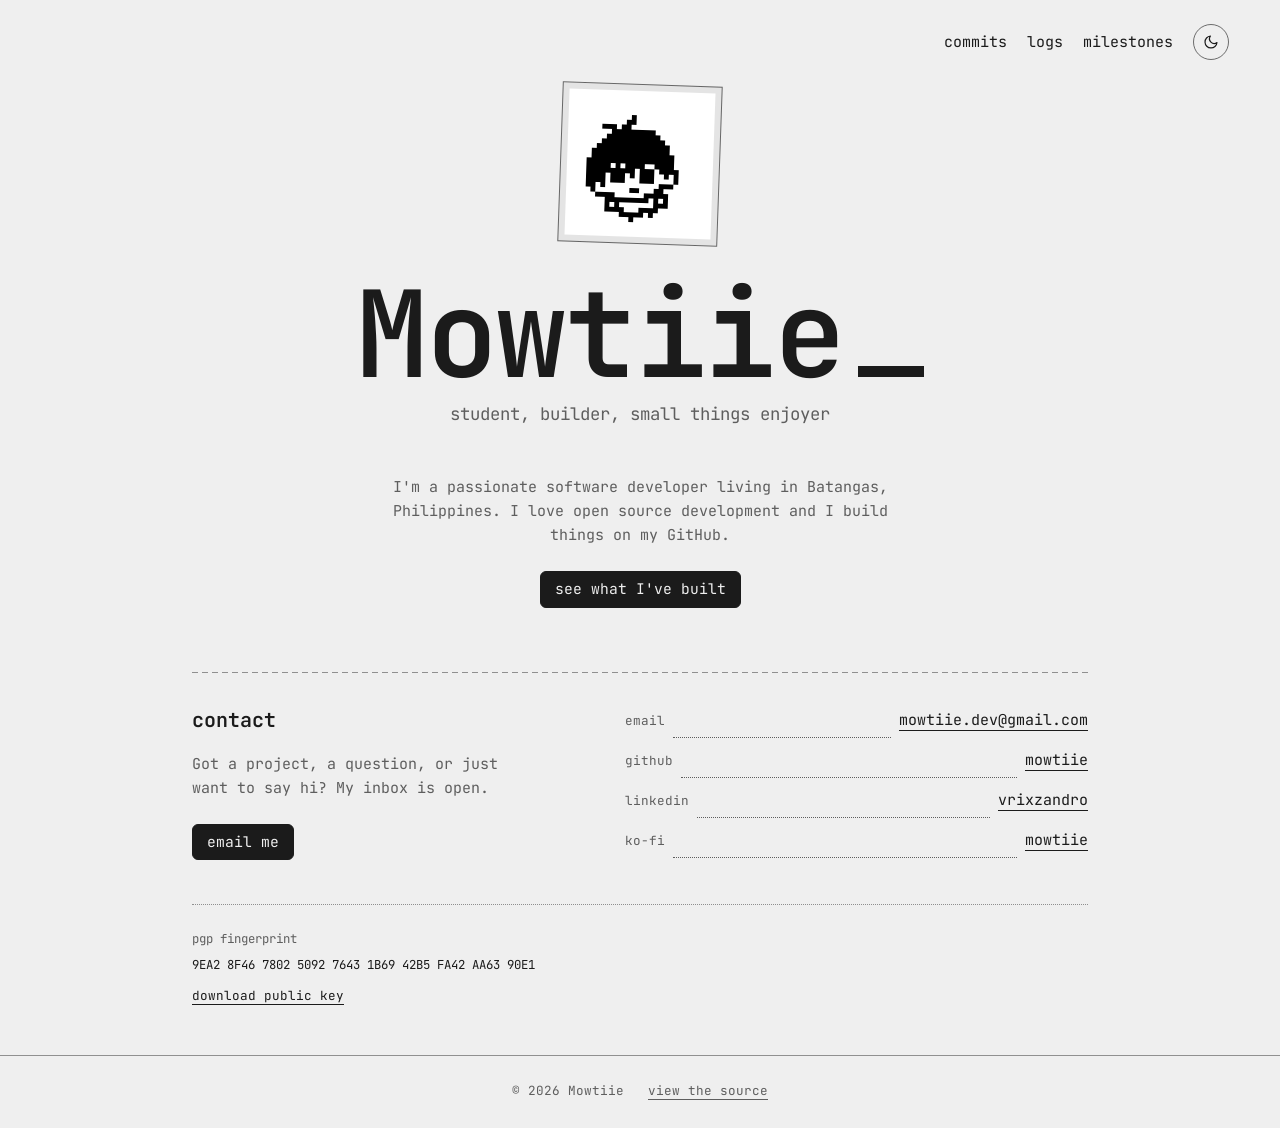
<file: index.html>
<!DOCTYPE html>
<html lang="en">
<head>
  <meta charset="UTF-8">
  <meta name="viewport" content="width=device-width, initial-scale=1">
  <meta name="description" content="Personal site of Mowtiie, an IT student and software developer in the Philippines.">
  <meta name="color-scheme" content="light dark">
  <script>
    // Apply a stored override before first paint (prevents a flash of the wrong scheme).
    try {
      document.querySelector('meta[name="color-scheme"]').content = localStorage.getItem('color-scheme') ?? 'light dark';
    } catch {}
  </script>
  <meta name="theme-color" content="#EFEFEF" media="(prefers-color-scheme: light)">
  <meta name="theme-color" content="#0F0F0F" media="(prefers-color-scheme: dark)">
  <title>Mowtiieverse</title>

  <meta property="og:type" content="profile">
  <meta property="og:site_name" content="Mowtiie">
  <meta property="og:title" content="Mowtiieverse">
  <meta property="og:description" content="Personal site of Mowtiie, an IT student and software developer in the Philippines.">
  <meta name="twitter:card" content="summary">

  <script type="application/ld+json">
  {
    "@context": "https://schema.org",
    "@type": "Person",
    "name": "Mowtiie",
    "jobTitle": "Software Developer",
    "description": "IT student and software developer in the Philippines.",
    "address": {
      "@type": "PostalAddress",
      "addressRegion": "Batangas",
      "addressCountry": "PH"
    },
    "sameAs": [
      "https://github.com/mowtiie",
      "https://linkedin.com/in/vrixzandro",
      "https://ko-fi.com/mowtiie"
    ]
  }
  </script>

  <link rel="icon" type="image/svg+xml" href="/icon.svg">
  <link rel="preload" href="/fonts/jetbrains-mono-latin-wght-normal.woff2" as="font" type="font/woff2" crossorigin>
  <link rel="stylesheet" href="/style.css">
  <link rel="expect" href="#main" blocking="render">
  <script src="/script.js" defer></script>

  <script type="speculationrules">
  {
    "prefetch": [{ "where": { "and": [{ "href_matches": "/*" }, { "not": { "selector_matches": "[download]" } }] }, "eagerness": "eager" }],
    "prerender": [{ "where": { "and": [{ "href_matches": "/*" }, { "not": { "selector_matches": "[download]" } }] }, "eagerness": "moderate" }]
  }
  </script>
</head>
<body class="home">

  <header class="site-header wrap">
    <a class="site-brand" href="/">Mowtiie</a>
    <div class="header-end">
      <nav class="site-nav" aria-label="Primary">
        <ul>
          <li><a href="/commits/">commits</a></li>
          <li><a href="/logs/">logs</a></li>
          <li><a href="/milestones/">milestones</a></li>
        </ul>
      </nav>
      <button class="theme-toggle" id="theme-toggle" type="button">
        <span class="if-light">
          <svg viewBox="0 0 24 24" width="16" height="16" fill="none" stroke="currentColor" stroke-width="1.8" stroke-linecap="round" stroke-linejoin="round" aria-hidden="true"><path d="M21 12.79A9 9 0 1 1 11.21 3 7 7 0 0 0 21 12.79z"/></svg>
          <span class="visually-hidden">Switch to dark theme</span>
        </span>
        <span class="if-dark">
          <svg viewBox="0 0 24 24" width="16" height="16" fill="none" stroke="currentColor" stroke-width="1.8" stroke-linecap="round" stroke-linejoin="round" aria-hidden="true"><circle cx="12" cy="12" r="4"/><path d="M12 2v2M12 20v2M4.93 4.93l1.41 1.41M17.66 17.66l1.41 1.41M2 12h2M20 12h2M6.34 17.66l-1.41 1.41M19.07 4.93l-1.41 1.41"/></svg>
          <span class="visually-hidden">Switch to light theme</span>
        </span>
      </button>
    </div>
  </header>

  <main id="main" class="wrap">

    <div class="intro">
      <div class="intro-text">
        <h1 class="page-title hero-title">Mowtiie</h1>
        <p class="subtitle">student, builder, small things enjoyer</p>
      </div>
      <div class="photo">
        <img src="/profile.png" alt="Portrait of Mowtiie" width="300" height="300">
      </div>
    </div>
    <p class="intro-about">I'm a passionate software developer living in Batangas, Philippines. I love open source development and I build things on my GitHub.</p>
    <a class="button intro-cta" href="/commits/">see what I've built</a>

    <section id="contact" aria-labelledby="contact-title">
      <div class="contact-intro">
        <h2 class="section-title" id="contact-title">contact</h2>
        <p>Got a project, a question, or just want to say hi? My inbox is open.</p>
        <a class="button" href="mailto:mowtiie.dev@gmail.com">email me</a>
      </div>

      <ul class="contact-rows">
        <li>
          <span class="contact-label">email</span>
          <span class="leader" aria-hidden="true"></span>
          <a href="mailto:mowtiie.dev@gmail.com">mowtiie.dev@gmail.com</a>
        </li>
        <li>
          <span class="contact-label">github</span>
          <span class="leader" aria-hidden="true"></span>
          <a href="https://github.com/mowtiie" target="_blank" rel="noopener">mowtiie<span class="visually-hidden"> (opens in a new tab)</span></a>
        </li>
        <li>
          <span class="contact-label">linkedin</span>
          <span class="leader" aria-hidden="true"></span>
          <a href="https://linkedin.com/in/vrixzandro" target="_blank" rel="noopener">vrixzandro<span class="visually-hidden"> (opens in a new tab)</span></a>
        </li>
        <li>
          <span class="contact-label">ko-fi</span>
          <span class="leader" aria-hidden="true"></span>
          <a href="https://ko-fi.com/mowtiie" target="_blank" rel="noopener">mowtiie<span class="visually-hidden"> (opens in a new tab)</span></a>
        </li>
      </ul>

      <div class="pgp">
        <p class="pgp-label">pgp fingerprint</p>
        <code class="pgp-fingerprint">9EA2 8F46 7802 5092 7643 1B69 42B5 FA42 AA63 90E1</code>
        <a class="pgp-download" href="/PGP_PUBLIC_KEY.asc" download>download public key</a>
      </div>
    </section>

  </main>

  <footer class="site-footer">
    <div class="wrap footer-row">
      <p>&copy; 2026 Mowtiie</p>
      <p class="footer-links">
        <a href="https://github.com/mowtiie/Portfolio" target="_blank" rel="noopener">view the source<span class="visually-hidden"> (opens in a new tab)</span></a>
      </p>
    </div>
  </footer>

</body>
</html>
</file>
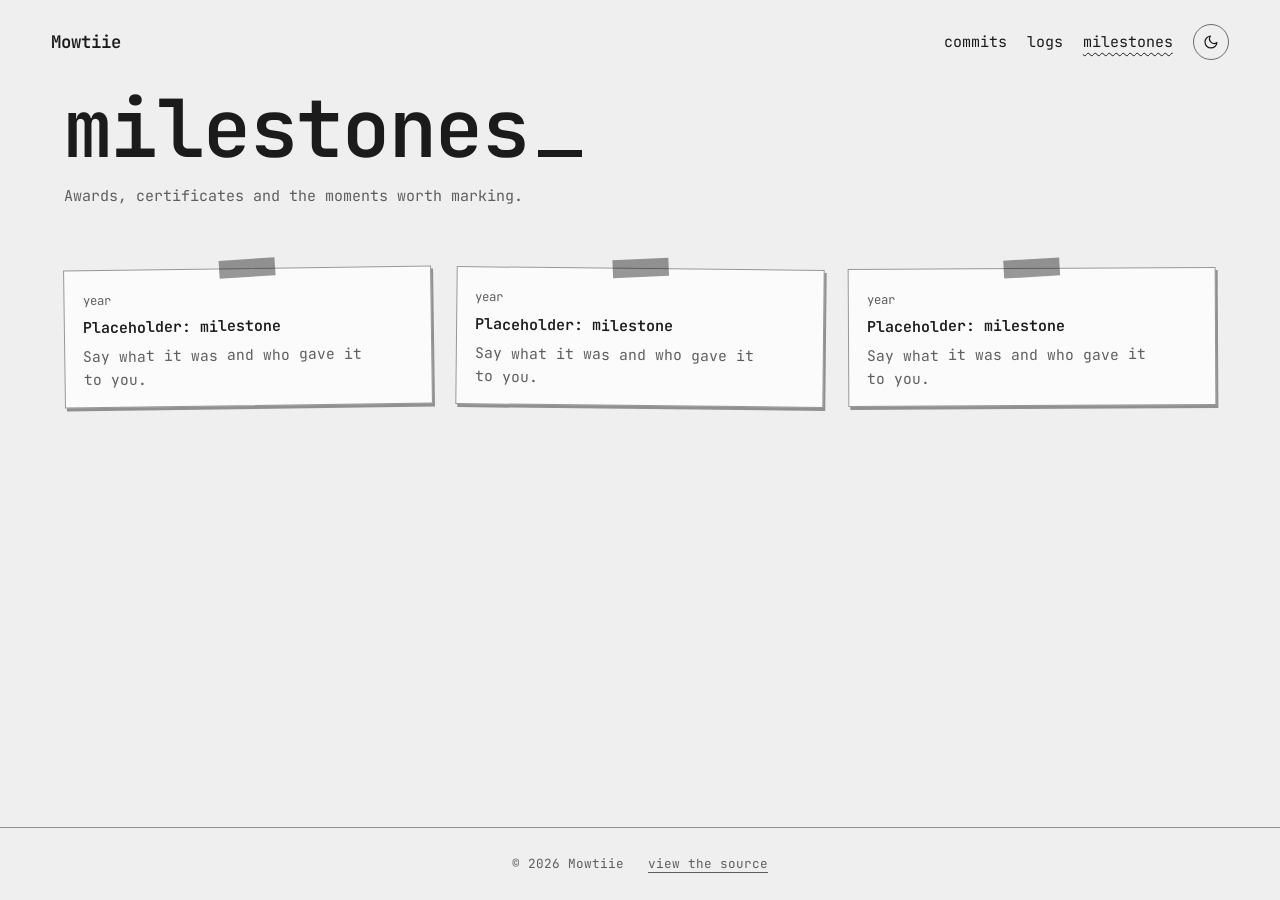
<file: achievements/index.html>
<!DOCTYPE html>
<html lang="en">
<head>
  <meta charset="UTF-8">
  <meta name="viewport" content="width=device-width, initial-scale=1">
  <meta name="description" content="Awards, certificates and other milestones from Mowtiie.">
  <!-- Placeholder page: remove this noindex line once real milestones are added. -->
  <meta name="robots" content="noindex">
  <meta name="color-scheme" content="light dark">
  <script>
    // Apply a stored override before first paint (prevents a flash of the wrong scheme).
    try {
      document.querySelector('meta[name="color-scheme"]').content = localStorage.getItem('color-scheme') ?? 'light dark';
    } catch {}
  </script>
  <meta name="theme-color" content="#EFEFEF" media="(prefers-color-scheme: light)">
  <meta name="theme-color" content="#0F0F0F" media="(prefers-color-scheme: dark)">
  <title>Mowtiie's milestones</title>

  <meta property="og:type" content="website">
  <meta property="og:site_name" content="Mowtiie">
  <meta property="og:title" content="Mowtiie's milestones">
  <meta property="og:description" content="Awards, certificates and other milestones from Mowtiie.">
  <meta name="twitter:card" content="summary">

  <link rel="icon" type="image/svg+xml" href="/icon.svg">
  <link rel="preload" href="/fonts/jetbrains-mono-latin-wght-normal.woff2" as="font" type="font/woff2" crossorigin>
  <link rel="stylesheet" href="/style.css">
  <link rel="expect" href="#main" blocking="render">
  <script src="/script.js" defer></script>

  <script type="speculationrules">
  {
    "prefetch": [{ "where": { "and": [{ "href_matches": "/*" }, { "not": { "selector_matches": "[download]" } }] }, "eagerness": "eager" }],
    "prerender": [{ "where": { "and": [{ "href_matches": "/*" }, { "not": { "selector_matches": "[download]" } }] }, "eagerness": "moderate" }]
  }
  </script>
</head>
<body>

  <header class="site-header wrap">
    <a class="site-brand" href="/">Mowtiie</a>
    <div class="header-end">
      <nav class="site-nav" aria-label="Primary">
        <ul>
          <li><a href="/projects/">commits</a></li>
          <li><a href="/timeline/">logs</a></li>
          <li><a href="/achievements/" aria-current="page">milestones</a></li>
        </ul>
      </nav>
      <button class="theme-toggle" id="theme-toggle" type="button">
        <span class="if-light">
          <svg viewBox="0 0 24 24" width="16" height="16" fill="none" stroke="currentColor" stroke-width="1.8" stroke-linecap="round" stroke-linejoin="round" aria-hidden="true"><path d="M21 12.79A9 9 0 1 1 11.21 3 7 7 0 0 0 21 12.79z"/></svg>
          <span class="visually-hidden">Switch to dark theme</span>
        </span>
        <span class="if-dark">
          <svg viewBox="0 0 24 24" width="16" height="16" fill="none" stroke="currentColor" stroke-width="1.8" stroke-linecap="round" stroke-linejoin="round" aria-hidden="true"><circle cx="12" cy="12" r="4"/><path d="M12 2v2M12 20v2M4.93 4.93l1.41 1.41M17.66 17.66l1.41 1.41M2 12h2M20 12h2M6.34 17.66l-1.41 1.41M19.07 4.93l-1.41 1.41"/></svg>
          <span class="visually-hidden">Switch to light theme</span>
        </span>
      </button>
    </div>
  </header>

  <main id="main" class="wrap">
    <h1 class="page-title">milestones</h1>
    <p class="lede">Awards, certificates and the moments worth marking.</p>

    <!-- Placeholders: replace with real milestones. -->
    <ol class="note-list">
      <li class="note">
        <p class="note-date">year</p>
        <p class="note-title">Placeholder: milestone</p>
        <p class="note-text">Say what it was and who gave it to you.</p>
      </li>
      <li class="note">
        <p class="note-date">year</p>
        <p class="note-title">Placeholder: milestone</p>
        <p class="note-text">Say what it was and who gave it to you.</p>
      </li>
      <li class="note">
        <p class="note-date">year</p>
        <p class="note-title">Placeholder: milestone</p>
        <p class="note-text">Say what it was and who gave it to you.</p>
      </li>
    </ol>
  </main>

  <footer class="site-footer">
    <div class="wrap footer-row">
      <p>&copy; 2026 Mowtiie</p>
      <p class="footer-links">
        <a href="https://github.com/mowtiie/Portfolio" target="_blank" rel="noopener">view the source<span class="visually-hidden"> (opens in a new tab)</span></a>
      </p>
    </div>
  </footer>

</body>
</html>
</file>
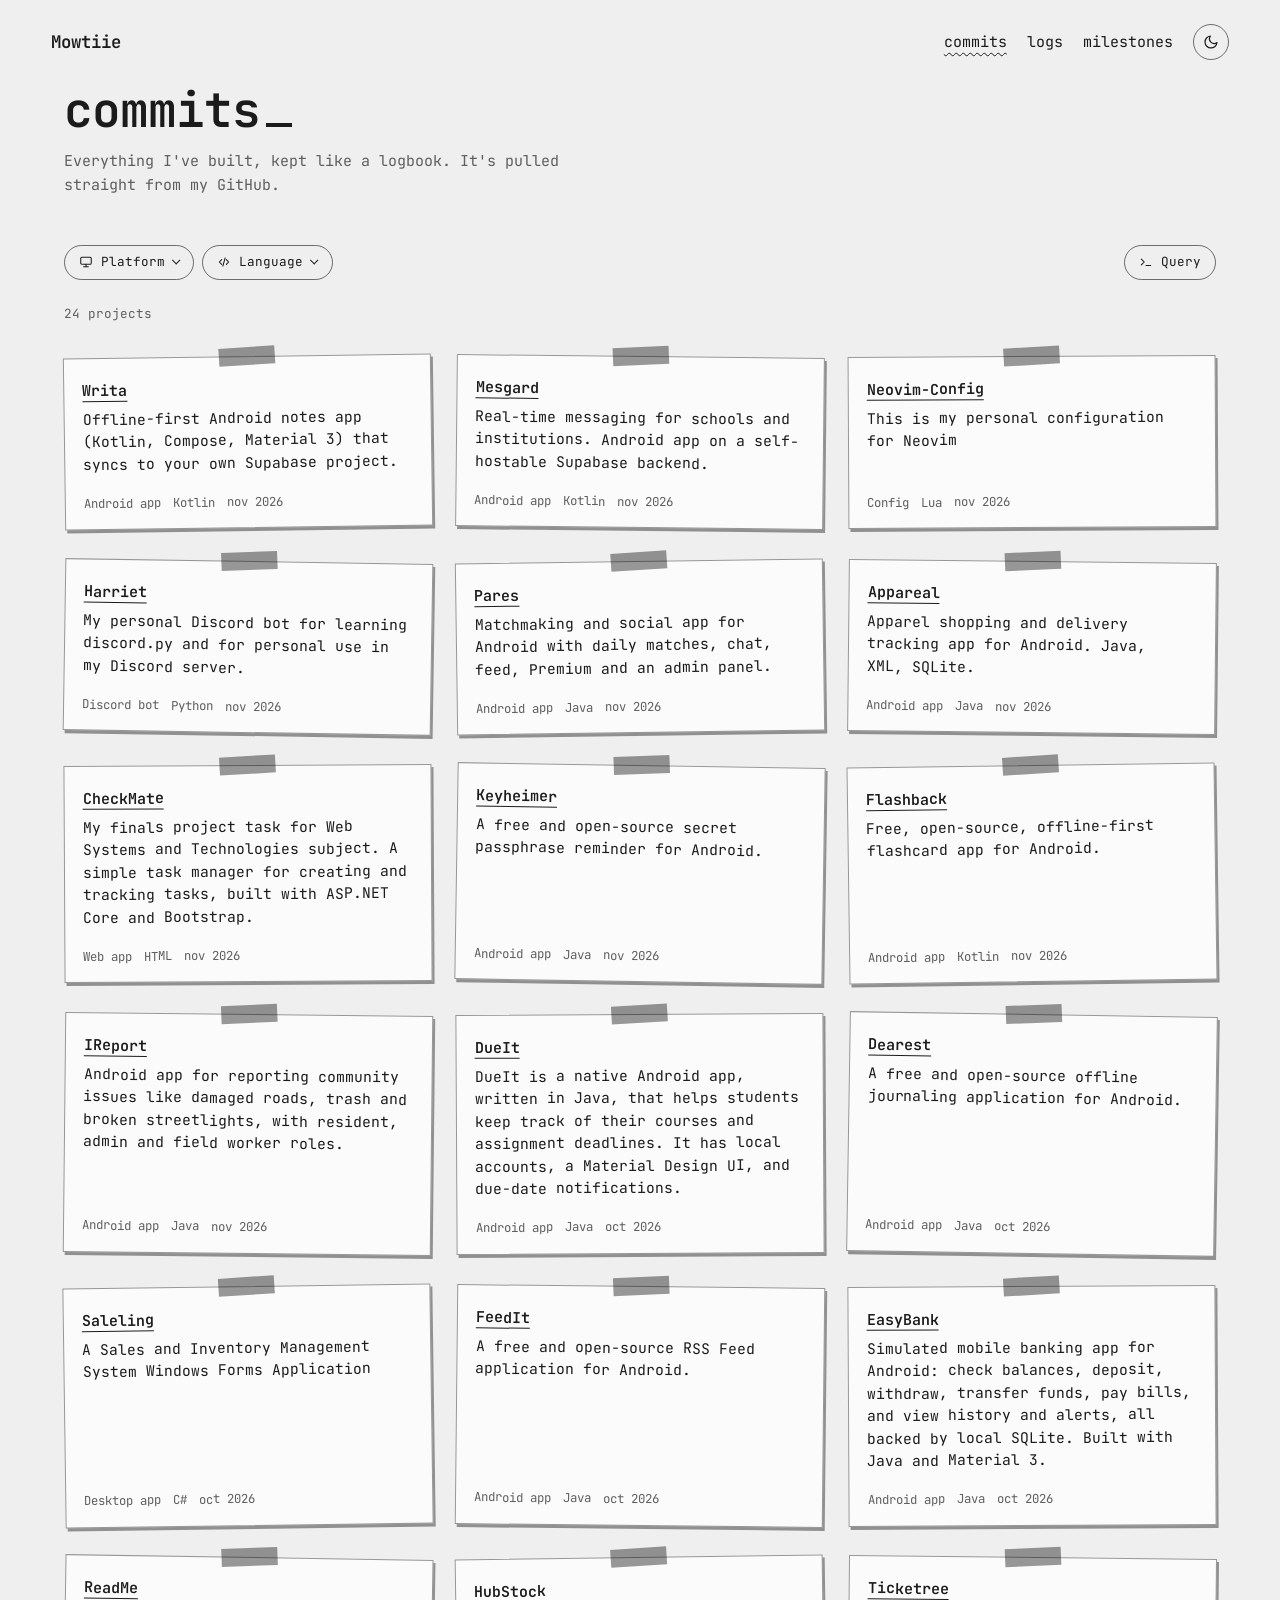
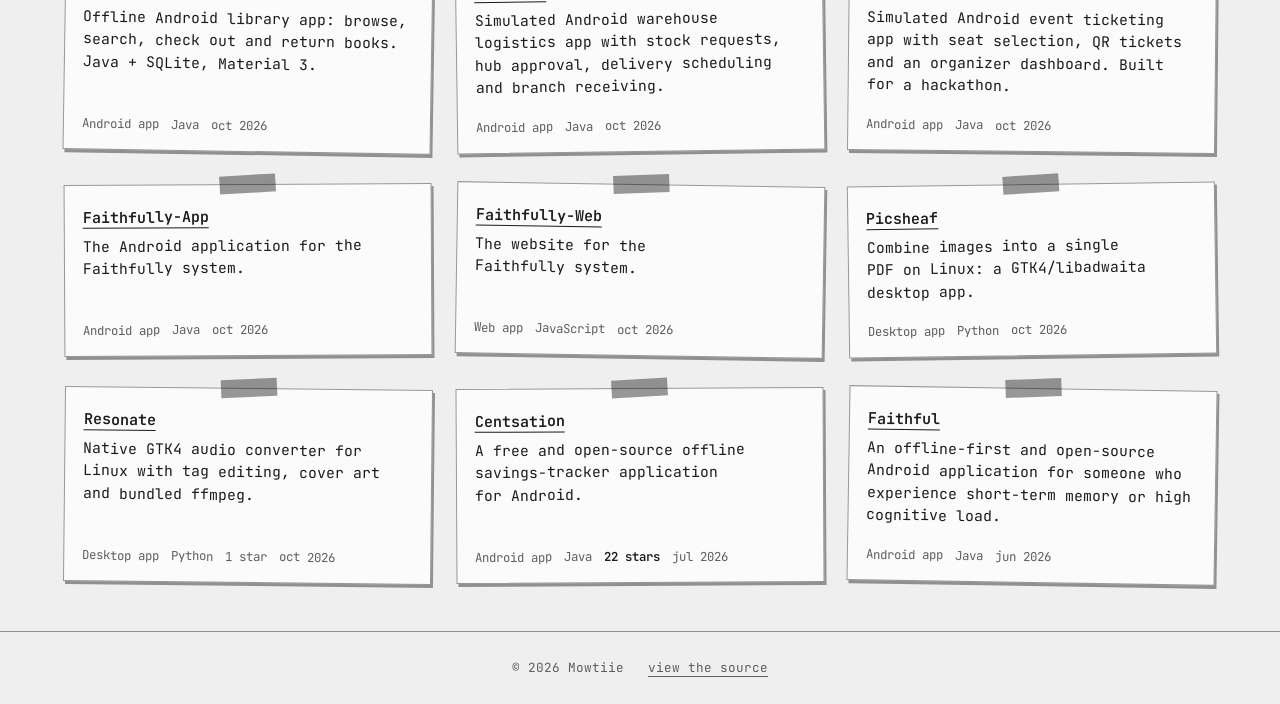
<file: commits/index.html>
<!DOCTYPE html>
<html lang="en">
<head>
  <meta charset="UTF-8">
  <meta name="viewport" content="width=device-width, initial-scale=1">
  <meta name="description" content="Apps and tools built by Mowtiie: Android apps, desktop apps, a Discord bot and more. Filter by type or language.">
  <meta name="color-scheme" content="light dark">
  <script>
    // Lets the filter controls take up their space from the first paint, so nothing jumps.
    document.documentElement.classList.add('js');
    // Apply a stored override before first paint (prevents a flash of the wrong scheme).
    try {
      document.querySelector('meta[name="color-scheme"]').content = localStorage.getItem('color-scheme') ?? 'light dark';
    } catch {}
  </script>
  <meta name="theme-color" content="#EFEFEF" media="(prefers-color-scheme: light)">
  <meta name="theme-color" content="#0F0F0F" media="(prefers-color-scheme: dark)">
  <title>Mowtiie's commits</title>

  <meta property="og:type" content="website">
  <meta property="og:site_name" content="Mowtiie">
  <meta property="og:title" content="Mowtiie's commits">
  <meta property="og:description" content="Apps and tools built by Mowtiie: Android apps, desktop apps, a Discord bot and more.">
  <meta name="twitter:card" content="summary">

  <link rel="icon" type="image/svg+xml" href="/icon.svg">
  <link rel="preload" href="/fonts/jetbrains-mono-latin-wght-normal.woff2" as="font" type="font/woff2" crossorigin>
  <link rel="stylesheet" href="/style.css">
  <link rel="expect" href="#main" blocking="render">
  <script src="/script.js" defer></script>
  <script src="/projects.js" defer></script>

  <script type="speculationrules">
  {
    "prefetch": [{ "where": { "and": [{ "href_matches": "/*" }, { "not": { "selector_matches": "[download]" } }] }, "eagerness": "eager" }],
    "prerender": [{ "where": { "and": [{ "href_matches": "/*" }, { "not": { "selector_matches": "[download]" } }] }, "eagerness": "moderate" }]
  }
  </script>
</head>
<body>

  <header class="site-header wrap">
    <a class="site-brand" href="/">Mowtiie</a>
    <div class="header-end">
      <nav class="site-nav" aria-label="Primary">
        <ul>
          <li><a href="/commits/" aria-current="page">commits</a></li>
          <li><a href="/logs/">logs</a></li>
          <li><a href="/milestones/">milestones</a></li>
        </ul>
      </nav>
      <button class="theme-toggle" id="theme-toggle" type="button">
        <span class="if-light">
          <svg viewBox="0 0 24 24" width="16" height="16" fill="none" stroke="currentColor" stroke-width="1.8" stroke-linecap="round" stroke-linejoin="round" aria-hidden="true"><path d="M21 12.79A9 9 0 1 1 11.21 3 7 7 0 0 0 21 12.79z"/></svg>
          <span class="visually-hidden">Switch to dark theme</span>
        </span>
        <span class="if-dark">
          <svg viewBox="0 0 24 24" width="16" height="16" fill="none" stroke="currentColor" stroke-width="1.8" stroke-linecap="round" stroke-linejoin="round" aria-hidden="true"><circle cx="12" cy="12" r="4"/><path d="M12 2v2M12 20v2M4.93 4.93l1.41 1.41M17.66 17.66l1.41 1.41M2 12h2M20 12h2M6.34 17.66l-1.41 1.41M19.07 4.93l-1.41 1.41"/></svg>
          <span class="visually-hidden">Switch to light theme</span>
        </span>
      </button>
    </div>
  </header>

  <main id="main" class="wrap">
    <h1 class="page-title page-title-compact">commits</h1>
    <p class="lede">Everything I've built, kept like a logbook. It's pulled straight from my GitHub.</p>

    <!-- projects:start -->
      <div class="filters">
        <div class="filter">
          <button type="button" class="pill" id="pill-platform" aria-expanded="false" aria-controls="menu-platform">
            <svg viewBox="0 0 24 24" width="14" height="14" fill="none" stroke="currentColor" stroke-width="1.8" stroke-linecap="round" stroke-linejoin="round" aria-hidden="true"><rect x="3" y="4" width="18" height="12" rx="2"/><path d="M8 20h8M12 16v4"/></svg><span>Platform</span><span class="pill-count" hidden></span>
          </button>
          <div class="menu" id="menu-platform" role="group" aria-labelledby="pill-platform" hidden>
          <label class="menu-item"><input type="checkbox" data-group="platform" value="android-app"><span class="menu-label">Android app</span><span class="chip-count">17</span></label>
          <label class="menu-item"><input type="checkbox" data-group="platform" value="desktop-app"><span class="menu-label">Desktop app</span><span class="chip-count">3</span></label>
          <label class="menu-item"><input type="checkbox" data-group="platform" value="web-app"><span class="menu-label">Web app</span><span class="chip-count">2</span></label>
          <label class="menu-item"><input type="checkbox" data-group="platform" value="config"><span class="menu-label">Config</span><span class="chip-count">1</span></label>
          <label class="menu-item"><input type="checkbox" data-group="platform" value="discord-bot"><span class="menu-label">Discord bot</span><span class="chip-count">1</span></label>
            <p class="menu-note" hidden></p>
          </div>
        </div>
        <div class="filter">
          <button type="button" class="pill" id="pill-language" aria-expanded="false" aria-controls="menu-language">
            <svg viewBox="0 0 24 24" width="14" height="14" fill="none" stroke="currentColor" stroke-width="1.8" stroke-linecap="round" stroke-linejoin="round" aria-hidden="true"><path d="M8 8l-4 4 4 4M16 8l4 4-4 4M14 5l-4 14"/></svg><span>Language</span><span class="pill-count" hidden></span>
          </button>
          <div class="menu" id="menu-language" role="group" aria-labelledby="pill-language" hidden>
          <label class="menu-item"><input type="checkbox" data-group="language" value="java"><span class="menu-label">Java</span><span class="chip-count">14</span></label>
          <label class="menu-item"><input type="checkbox" data-group="language" value="kotlin"><span class="menu-label">Kotlin</span><span class="chip-count">3</span></label>
          <label class="menu-item"><input type="checkbox" data-group="language" value="python"><span class="menu-label">Python</span><span class="chip-count">3</span></label>
          <label class="menu-item"><input type="checkbox" data-group="language" value="lua"><span class="menu-label">Lua</span><span class="chip-count">1</span></label>
          <label class="menu-item"><input type="checkbox" data-group="language" value="html"><span class="menu-label">HTML</span><span class="chip-count">1</span></label>
          <label class="menu-item"><input type="checkbox" data-group="language" value="c-sharp"><span class="menu-label">C#</span><span class="chip-count">1</span></label>
          <label class="menu-item"><input type="checkbox" data-group="language" value="javascript"><span class="menu-label">JavaScript</span><span class="chip-count">1</span></label>
            <p class="menu-note" hidden></p>
          </div>
        </div>
        <button type="button" class="filter-reset" hidden>Clear filters</button>
        <button type="button" class="pill pill-query" id="pill-query" aria-expanded="false" aria-controls="query-panel"><svg viewBox="0 0 24 24" width="14" height="14" fill="none" stroke="currentColor" stroke-width="1.8" stroke-linecap="round" stroke-linejoin="round" aria-hidden="true"><path d="M4 7l5 5-5 5M12 18h8"/></svg><span>Query</span></button>
        <div class="query-panel" id="query-panel" hidden>
          <label class="query-label" for="query-input">Query</label>
          <textarea class="query-input" id="query-input" rows="2" spellcheck="false" autocomplete="off" autocapitalize="off" aria-invalid="false" data-error="query-error">SELECT * FROM projects</textarea>
          <p class="query-error" id="query-error" role="status"></p>
          <p class="query-help-title" id="examples-title">Examples (press one to run it)</p>
          <ul class="query-examples" role="group" aria-labelledby="examples-title">
            <li><button type="button" class="example"><code>platform = 'Android app' AND language = 'Kotlin'</code><span>Kotlin Android apps</span></button></li>
            <li><button type="button" class="example"><code>language IN ('Java', 'Kotlin') ORDER BY updated DESC</code><span>Java or Kotlin, newest first</span></button></li>
            <li><button type="button" class="example"><code>description LIKE '%offline%'</code><span>Anything offline-first</span></button></li>
            <li><button type="button" class="example"><code>stars &gt; 0 ORDER BY stars DESC</code><span>Projects with stars</span></button></li>
            <li><button type="button" class="example"><code>SELECT * FROM projects ORDER BY updated DESC LIMIT 5</code><span>The five most recent</span></button></li>
            <li><button type="button" class="example"><code>platform != 'Android app' ORDER BY name</code><span>Everything except Android apps</span></button></li>
            <li><button type="button" class="example"><code>name LIKE 'f%'</code><span>Names starting with F</span></button></li>
            <li><button type="button" class="example"><code>kotlin</code><span>Just search for a word</span></button></li>
          </ul>
          <details class="query-reference">
            <summary>Reference</summary>
            <p class="query-help-title">Fields</p>
            <p class="query-fields"><code>name</code> <code>description</code> <code>platform</code> <code>language</code> <code>stars</code> <code>updated</code></p>
            <p class="query-help-title">Operators</p>
            <p class="query-fields"><code>=</code> <code>!=</code> <code>&lt;</code> <code>&lt;=</code> <code>&gt;</code> <code>&gt;=</code></p>
            <p class="query-help-title">Keywords</p>
            <p class="query-fields"><code>AND</code> <code>OR</code> <code>NOT</code> <code>IN</code> <code>LIKE</code> <code>ORDER BY</code> <code>LIMIT</code></p>
            <p class="query-note">Case doesn't matter, and <code>SELECT * FROM projects</code> is optional. A bare word searches names and descriptions. <code>%</code> in <code>LIKE</code> matches anything.</p>
          </details>
        </div>
      </div>
      <p class="filter-status" role="status">24 projects</p>
      <p class="filter-empty" hidden>No projects match those filters. <button type="button" class="filter-clear">Clear filters</button></p>
      <ul class="project-list">
      <li class="project note" data-platform="android-app" data-language="kotlin">
        <a class="project-name" href="https://github.com/mowtiie/Writa" target="_blank" rel="noopener">Writa<span class="visually-hidden"> (opens in a new tab)</span></a>
        <p class="project-desc">Offline-first Android notes app (Kotlin, Compose, Material 3) that syncs to your own Supabase project.</p>
        <p class="project-meta">
          <span class="meta-platform">Android app</span>
          <span class="meta-language">Kotlin</span>
          <span class="meta-stars"></span>
          <time class="meta-date" datetime="2026-11-28">nov 2026</time>
        </p>
      </li>
      <li class="project note" data-platform="android-app" data-language="kotlin">
        <a class="project-name" href="https://github.com/mowtiie/Mesgard" target="_blank" rel="noopener">Mesgard<span class="visually-hidden"> (opens in a new tab)</span></a>
        <p class="project-desc">Real-time messaging for schools and institutions. Android app on a self-hostable Supabase backend.</p>
        <p class="project-meta">
          <span class="meta-platform">Android app</span>
          <span class="meta-language">Kotlin</span>
          <span class="meta-stars"></span>
          <time class="meta-date" datetime="2026-11-25">nov 2026</time>
        </p>
      </li>
      <li class="project note" data-platform="config" data-language="lua">
        <a class="project-name" href="https://github.com/mowtiie/Neovim-Config" target="_blank" rel="noopener">Neovim-Config<span class="visually-hidden"> (opens in a new tab)</span></a>
        <p class="project-desc">This is my personal configuration for Neovim</p>
        <p class="project-meta">
          <span class="meta-platform">Config</span>
          <span class="meta-language">Lua</span>
          <span class="meta-stars"></span>
          <time class="meta-date" datetime="2026-11-20">nov 2026</time>
        </p>
      </li>
      <li class="project note" data-platform="discord-bot" data-language="python">
        <a class="project-name" href="https://github.com/mowtiie/Harriet" target="_blank" rel="noopener">Harriet<span class="visually-hidden"> (opens in a new tab)</span></a>
        <p class="project-desc">My personal Discord bot for learning discord.py and for personal use in my Discord server.</p>
        <p class="project-meta">
          <span class="meta-platform">Discord bot</span>
          <span class="meta-language">Python</span>
          <span class="meta-stars"></span>
          <time class="meta-date" datetime="2026-11-16">nov 2026</time>
        </p>
      </li>
      <li class="project note" data-platform="android-app" data-language="java">
        <a class="project-name" href="https://github.com/mowtiie/Pares" target="_blank" rel="noopener">Pares<span class="visually-hidden"> (opens in a new tab)</span></a>
        <p class="project-desc">Matchmaking and social app for Android with daily matches, chat, feed, Premium and an admin panel.</p>
        <p class="project-meta">
          <span class="meta-platform">Android app</span>
          <span class="meta-language">Java</span>
          <span class="meta-stars"></span>
          <time class="meta-date" datetime="2026-11-15">nov 2026</time>
        </p>
      </li>
      <li class="project note" data-platform="android-app" data-language="java">
        <a class="project-name" href="https://github.com/mowtiie/Appareal" target="_blank" rel="noopener">Appareal<span class="visually-hidden"> (opens in a new tab)</span></a>
        <p class="project-desc">Apparel shopping and delivery tracking app for Android. Java, XML, SQLite.</p>
        <p class="project-meta">
          <span class="meta-platform">Android app</span>
          <span class="meta-language">Java</span>
          <span class="meta-stars"></span>
          <time class="meta-date" datetime="2026-11-15">nov 2026</time>
        </p>
      </li>
      <li class="project note" data-platform="web-app" data-language="html">
        <a class="project-name" href="https://github.com/mowtiie/CheckMate" target="_blank" rel="noopener">CheckMate<span class="visually-hidden"> (opens in a new tab)</span></a>
        <p class="project-desc">My finals project task for Web Systems and Technologies subject. A simple task manager for creating and tracking tasks, built with ASP.NET Core and Bootstrap.</p>
        <p class="project-meta">
          <span class="meta-platform">Web app</span>
          <span class="meta-language">HTML</span>
          <span class="meta-stars"></span>
          <time class="meta-date" datetime="2026-11-13">nov 2026</time>
        </p>
      </li>
      <li class="project note" data-platform="android-app" data-language="java">
        <a class="project-name" href="https://github.com/mowtiie/Keyheimer" target="_blank" rel="noopener">Keyheimer<span class="visually-hidden"> (opens in a new tab)</span></a>
        <p class="project-desc">A free and open-source secret passphrase reminder for Android.</p>
        <p class="project-meta">
          <span class="meta-platform">Android app</span>
          <span class="meta-language">Java</span>
          <span class="meta-stars"></span>
          <time class="meta-date" datetime="2026-11-04">nov 2026</time>
        </p>
      </li>
      <li class="project note" data-platform="android-app" data-language="kotlin">
        <a class="project-name" href="https://github.com/mowtiie/Flashback" target="_blank" rel="noopener">Flashback<span class="visually-hidden"> (opens in a new tab)</span></a>
        <p class="project-desc">Free, open-source, offline-first flashcard app for Android.</p>
        <p class="project-meta">
          <span class="meta-platform">Android app</span>
          <span class="meta-language">Kotlin</span>
          <span class="meta-stars"></span>
          <time class="meta-date" datetime="2026-11-03">nov 2026</time>
        </p>
      </li>
      <li class="project note" data-platform="android-app" data-language="java">
        <a class="project-name" href="https://github.com/mowtiie/IReport" target="_blank" rel="noopener">IReport<span class="visually-hidden"> (opens in a new tab)</span></a>
        <p class="project-desc">Android app for reporting community issues like damaged roads, trash and broken streetlights, with resident, admin and field worker roles.</p>
        <p class="project-meta">
          <span class="meta-platform">Android app</span>
          <span class="meta-language">Java</span>
          <span class="meta-stars"></span>
          <time class="meta-date" datetime="2026-11-02">nov 2026</time>
        </p>
      </li>
      <li class="project note" data-platform="android-app" data-language="java">
        <a class="project-name" href="https://github.com/mowtiie/DueIt" target="_blank" rel="noopener">DueIt<span class="visually-hidden"> (opens in a new tab)</span></a>
        <p class="project-desc">DueIt is a native Android app, written in Java, that helps students keep track of their courses and assignment deadlines. It has local accounts, a Material Design UI, and due-date notifications.</p>
        <p class="project-meta">
          <span class="meta-platform">Android app</span>
          <span class="meta-language">Java</span>
          <span class="meta-stars"></span>
          <time class="meta-date" datetime="2026-10-28">oct 2026</time>
        </p>
      </li>
      <li class="project note" data-platform="android-app" data-language="java">
        <a class="project-name" href="https://github.com/mowtiie/Dearest" target="_blank" rel="noopener">Dearest<span class="visually-hidden"> (opens in a new tab)</span></a>
        <p class="project-desc">A free and open-source offline journaling application for Android.</p>
        <p class="project-meta">
          <span class="meta-platform">Android app</span>
          <span class="meta-language">Java</span>
          <span class="meta-stars"></span>
          <time class="meta-date" datetime="2026-10-28">oct 2026</time>
        </p>
      </li>
      <li class="project note" data-platform="desktop-app" data-language="c-sharp">
        <a class="project-name" href="https://github.com/mowtiie/Saleling" target="_blank" rel="noopener">Saleling<span class="visually-hidden"> (opens in a new tab)</span></a>
        <p class="project-desc">A Sales and Inventory Management System Windows Forms Application</p>
        <p class="project-meta">
          <span class="meta-platform">Desktop app</span>
          <span class="meta-language">C#</span>
          <span class="meta-stars"></span>
          <time class="meta-date" datetime="2026-10-27">oct 2026</time>
        </p>
      </li>
      <li class="project note" data-platform="android-app" data-language="java">
        <a class="project-name" href="https://github.com/mowtiie/FeedIt" target="_blank" rel="noopener">FeedIt<span class="visually-hidden"> (opens in a new tab)</span></a>
        <p class="project-desc">A free and open-source RSS Feed application for Android.</p>
        <p class="project-meta">
          <span class="meta-platform">Android app</span>
          <span class="meta-language">Java</span>
          <span class="meta-stars"></span>
          <time class="meta-date" datetime="2026-10-26">oct 2026</time>
        </p>
      </li>
      <li class="project note" data-platform="android-app" data-language="java">
        <a class="project-name" href="https://github.com/mowtiie/EasyBank" target="_blank" rel="noopener">EasyBank<span class="visually-hidden"> (opens in a new tab)</span></a>
        <p class="project-desc">Simulated mobile banking app for Android: check balances, deposit, withdraw, transfer funds, pay bills, and view history and alerts, all backed by local SQLite. Built with Java and Material 3.</p>
        <p class="project-meta">
          <span class="meta-platform">Android app</span>
          <span class="meta-language">Java</span>
          <span class="meta-stars"></span>
          <time class="meta-date" datetime="2026-10-26">oct 2026</time>
        </p>
      </li>
      <li class="project note" data-platform="android-app" data-language="java">
        <a class="project-name" href="https://github.com/mowtiie/ReadMe" target="_blank" rel="noopener">ReadMe<span class="visually-hidden"> (opens in a new tab)</span></a>
        <p class="project-desc">Offline Android library app: browse, search, check out and return books. Java + SQLite, Material 3.</p>
        <p class="project-meta">
          <span class="meta-platform">Android app</span>
          <span class="meta-language">Java</span>
          <span class="meta-stars"></span>
          <time class="meta-date" datetime="2026-10-26">oct 2026</time>
        </p>
      </li>
      <li class="project note" data-platform="android-app" data-language="java">
        <a class="project-name" href="https://github.com/mowtiie/HubStock" target="_blank" rel="noopener">HubStock<span class="visually-hidden"> (opens in a new tab)</span></a>
        <p class="project-desc">Simulated Android warehouse logistics app with stock requests, hub approval, delivery scheduling and branch receiving.</p>
        <p class="project-meta">
          <span class="meta-platform">Android app</span>
          <span class="meta-language">Java</span>
          <span class="meta-stars"></span>
          <time class="meta-date" datetime="2026-10-26">oct 2026</time>
        </p>
      </li>
      <li class="project note" data-platform="android-app" data-language="java">
        <a class="project-name" href="https://github.com/mowtiie/Ticketree" target="_blank" rel="noopener">Ticketree<span class="visually-hidden"> (opens in a new tab)</span></a>
        <p class="project-desc">Simulated Android event ticketing app with seat selection, QR tickets and an organizer dashboard. Built for a hackathon.</p>
        <p class="project-meta">
          <span class="meta-platform">Android app</span>
          <span class="meta-language">Java</span>
          <span class="meta-stars"></span>
          <time class="meta-date" datetime="2026-10-26">oct 2026</time>
        </p>
      </li>
      <li class="project note" data-platform="android-app" data-language="java">
        <a class="project-name" href="https://github.com/mowtiie/Faithfully-App" target="_blank" rel="noopener">Faithfully-App<span class="visually-hidden"> (opens in a new tab)</span></a>
        <p class="project-desc">The Android application for the Faithfully system.</p>
        <p class="project-meta">
          <span class="meta-platform">Android app</span>
          <span class="meta-language">Java</span>
          <span class="meta-stars"></span>
          <time class="meta-date" datetime="2026-10-25">oct 2026</time>
        </p>
      </li>
      <li class="project note" data-platform="web-app" data-language="javascript">
        <a class="project-name" href="https://github.com/mowtiie/Faithfully-Web" target="_blank" rel="noopener">Faithfully-Web<span class="visually-hidden"> (opens in a new tab)</span></a>
        <p class="project-desc">The website for the Faithfully system.</p>
        <p class="project-meta">
          <span class="meta-platform">Web app</span>
          <span class="meta-language">JavaScript</span>
          <span class="meta-stars"></span>
          <time class="meta-date" datetime="2026-10-25">oct 2026</time>
        </p>
      </li>
      <li class="project note" data-platform="desktop-app" data-language="python">
        <a class="project-name" href="https://github.com/mowtiie/Picsheaf" target="_blank" rel="noopener">Picsheaf<span class="visually-hidden"> (opens in a new tab)</span></a>
        <p class="project-desc">Combine images into a single PDF on Linux: a GTK4/libadwaita desktop app.</p>
        <p class="project-meta">
          <span class="meta-platform">Desktop app</span>
          <span class="meta-language">Python</span>
          <span class="meta-stars"></span>
          <time class="meta-date" datetime="2026-10-10">oct 2026</time>
        </p>
      </li>
      <li class="project note" data-platform="desktop-app" data-language="python">
        <a class="project-name" href="https://github.com/mowtiie/Resonate" target="_blank" rel="noopener">Resonate<span class="visually-hidden"> (opens in a new tab)</span></a>
        <p class="project-desc">Native GTK4 audio converter for Linux with tag editing, cover art and bundled ffmpeg.</p>
        <p class="project-meta">
          <span class="meta-platform">Desktop app</span>
          <span class="meta-language">Python</span>
          <span class="meta-stars">1 star</span>
          <time class="meta-date" datetime="2026-10-02">oct 2026</time>
        </p>
      </li>
      <li class="project note" data-platform="android-app" data-language="java">
        <a class="project-name" href="https://github.com/mowtiie/Centsation" target="_blank" rel="noopener">Centsation<span class="visually-hidden"> (opens in a new tab)</span></a>
        <p class="project-desc">A free and open-source offline savings-tracker application for Android.</p>
        <p class="project-meta">
          <span class="meta-platform">Android app</span>
          <span class="meta-language">Java</span>
          <span class="meta-stars is-starred">22 stars</span>
          <time class="meta-date" datetime="2026-07-03">jul 2026</time>
        </p>
      </li>
      <li class="project note" data-platform="android-app" data-language="java">
        <a class="project-name" href="https://github.com/mowtiie/Faithful" target="_blank" rel="noopener">Faithful<span class="visually-hidden"> (opens in a new tab)</span></a>
        <p class="project-desc">An offline-first and open-source Android application for someone who experience short-term memory or high cognitive load.</p>
        <p class="project-meta">
          <span class="meta-platform">Android app</span>
          <span class="meta-language">Java</span>
          <span class="meta-stars"></span>
          <time class="meta-date" datetime="2026-06-11">jun 2026</time>
        </p>
      </li>
      </ul>
      <!-- projects:end -->
  </main>

  <footer class="site-footer">
    <div class="wrap footer-row">
      <p>&copy; 2026 Mowtiie</p>
      <p class="footer-links">
        <a href="https://github.com/mowtiie/Portfolio" target="_blank" rel="noopener">view the source<span class="visually-hidden"> (opens in a new tab)</span></a>
      </p>
    </div>
  </footer>

</body>
</html>
</file>
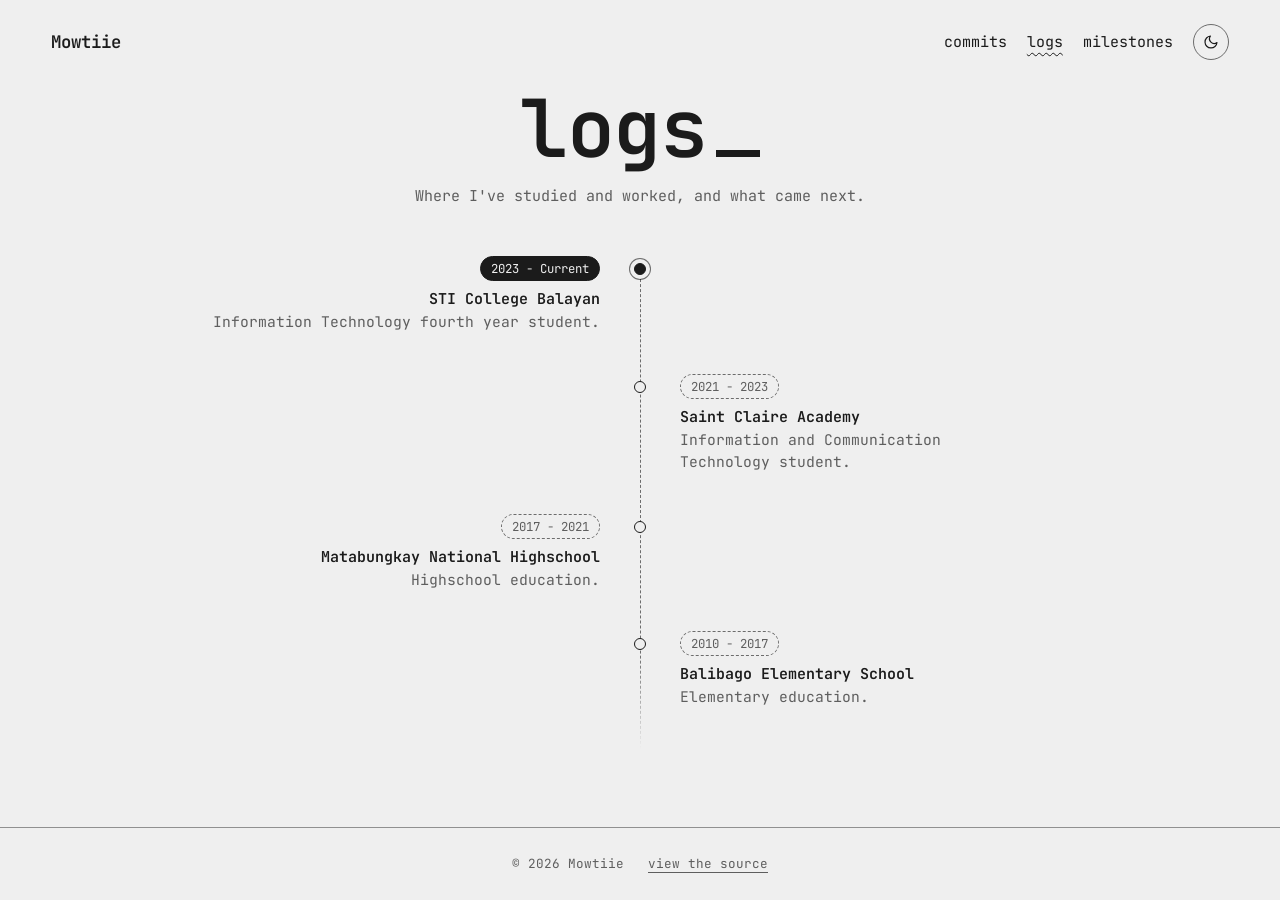
<file: logs/index.html>
<!DOCTYPE html>
<html lang="en">
<head>
  <meta charset="UTF-8">
  <meta name="viewport" content="width=device-width, initial-scale=1">
  <meta name="description" content="Where Mowtiie has studied and worked, and what came next.">
  <!-- Placeholder entries below: remove this noindex line once the timeline is filled in. -->
  <meta name="robots" content="noindex">
  <meta name="color-scheme" content="light dark">
  <script>
    // Apply a stored override before first paint (prevents a flash of the wrong scheme).
    try {
      document.querySelector('meta[name="color-scheme"]').content = localStorage.getItem('color-scheme') ?? 'light dark';
    } catch {}
  </script>
  <meta name="theme-color" content="#EFEFEF" media="(prefers-color-scheme: light)">
  <meta name="theme-color" content="#0F0F0F" media="(prefers-color-scheme: dark)">
  <title>Mowtiie's logs</title>

  <meta property="og:type" content="website">
  <meta property="og:site_name" content="Mowtiie">
  <meta property="og:title" content="Mowtiie's logs">
  <meta property="og:description" content="Where Mowtiie has studied and worked, and what came next.">
  <meta name="twitter:card" content="summary">

  <link rel="icon" type="image/svg+xml" href="/icon.svg">
  <link rel="preload" href="/fonts/jetbrains-mono-latin-wght-normal.woff2" as="font" type="font/woff2" crossorigin>
  <link rel="stylesheet" href="/style.css">
  <link rel="expect" href="#main" blocking="render">
  <script src="/script.js" defer></script>

  <script type="speculationrules">
  {
    "prefetch": [{ "where": { "and": [{ "href_matches": "/*" }, { "not": { "selector_matches": "[download]" } }] }, "eagerness": "eager" }],
    "prerender": [{ "where": { "and": [{ "href_matches": "/*" }, { "not": { "selector_matches": "[download]" } }] }, "eagerness": "moderate" }]
  }
  </script>
</head>
<body class="timeline-page">

  <header class="site-header wrap">
    <a class="site-brand" href="/">Mowtiie</a>
    <div class="header-end">
      <nav class="site-nav" aria-label="Primary">
        <ul>
          <li><a href="/commits/">commits</a></li>
          <li><a href="/logs/" aria-current="page">logs</a></li>
          <li><a href="/milestones/">milestones</a></li>
        </ul>
      </nav>
      <button class="theme-toggle" id="theme-toggle" type="button">
        <span class="if-light">
          <svg viewBox="0 0 24 24" width="16" height="16" fill="none" stroke="currentColor" stroke-width="1.8" stroke-linecap="round" stroke-linejoin="round" aria-hidden="true"><path d="M21 12.79A9 9 0 1 1 11.21 3 7 7 0 0 0 21 12.79z"/></svg>
          <span class="visually-hidden">Switch to dark theme</span>
        </span>
        <span class="if-dark">
          <svg viewBox="0 0 24 24" width="16" height="16" fill="none" stroke="currentColor" stroke-width="1.8" stroke-linecap="round" stroke-linejoin="round" aria-hidden="true"><circle cx="12" cy="12" r="4"/><path d="M12 2v2M12 20v2M4.93 4.93l1.41 1.41M17.66 17.66l1.41 1.41M2 12h2M20 12h2M6.34 17.66l-1.41 1.41M19.07 4.93l-1.41 1.41"/></svg>
          <span class="visually-hidden">Switch to light theme</span>
        </span>
      </button>
    </div>
  </header>

  <main id="main" class="wrap">
    <h1 class="page-title">logs</h1>
    <p class="lede">Where I've studied and worked, and what came next.</p>

    <ol class="timeline">
      <li class="is-now">
        <span class="timeline-date">2023 - Current</span>
        <p class="timeline-title">STI College Balayan</p>
        <p class="timeline-text">Information Technology fourth year student.</p>
      </li>
      <li>
        <span class="timeline-date">2021 - 2023</span>
        <p class="timeline-title">Saint Claire Academy</p>
        <p class="timeline-text">Information and Communication Technology student.</p>
      </li>
      <li>
        <span class="timeline-date">2017 - 2021</span>
        <p class="timeline-title">Matabungkay National Highschool</p>
        <p class="timeline-text">Highschool education.</p>
      </li>
      <li>
        <span class="timeline-date">2010 - 2017</span>
        <p class="timeline-title">Balibago Elementary School</p>
        <p class="timeline-text">Elementary education.</p>
      </li>
    </ol>
  </main>

  <footer class="site-footer">
    <div class="wrap footer-row">
      <p>&copy; 2026 Mowtiie</p>
      <p class="footer-links">
        <a href="https://github.com/mowtiie/Portfolio" target="_blank" rel="noopener">view the source<span class="visually-hidden"> (opens in a new tab)</span></a>
      </p>
    </div>
  </footer>

</body>
</html>
</file>
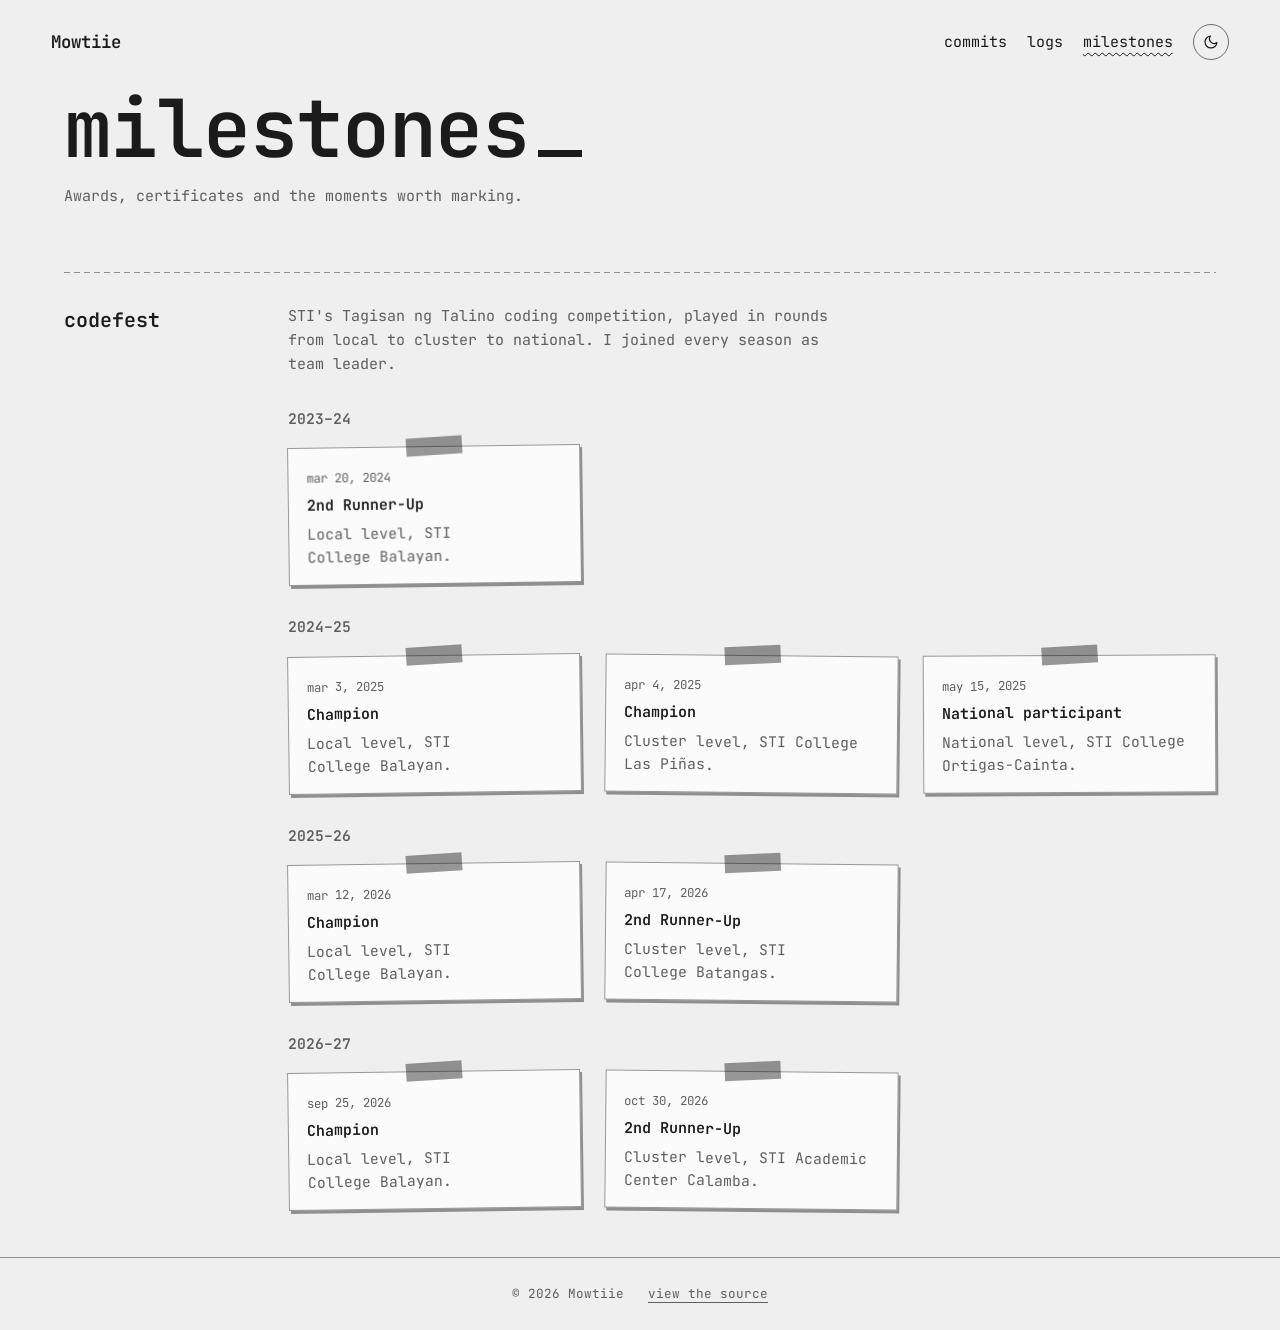
<file: milestones/index.html>
<!DOCTYPE html>
<html lang="en">
<head>
  <meta charset="UTF-8">
  <meta name="viewport" content="width=device-width, initial-scale=1">
  <meta name="description" content="Codefest results, awards and other milestones from Mowtiie.">
  <meta name="color-scheme" content="light dark">
  <script>
    // Apply a stored override before first paint (prevents a flash of the wrong scheme).
    try {
      document.querySelector('meta[name="color-scheme"]').content = localStorage.getItem('color-scheme') ?? 'light dark';
    } catch {}
  </script>
  <meta name="theme-color" content="#EFEFEF" media="(prefers-color-scheme: light)">
  <meta name="theme-color" content="#0F0F0F" media="(prefers-color-scheme: dark)">
  <title>Mowtiie's milestones</title>

  <meta property="og:type" content="website">
  <meta property="og:site_name" content="Mowtiie">
  <meta property="og:title" content="Mowtiie's milestones">
  <meta property="og:description" content="Codefest results, awards and other milestones from Mowtiie.">
  <meta name="twitter:card" content="summary">

  <link rel="icon" type="image/svg+xml" href="/icon.svg">
  <link rel="preload" href="/fonts/jetbrains-mono-latin-wght-normal.woff2" as="font" type="font/woff2" crossorigin>
  <link rel="stylesheet" href="/style.css">
  <link rel="expect" href="#main" blocking="render">
  <script src="/script.js" defer></script>

  <script type="speculationrules">
  {
    "prefetch": [{ "where": { "and": [{ "href_matches": "/*" }, { "not": { "selector_matches": "[download]" } }] }, "eagerness": "eager" }],
    "prerender": [{ "where": { "and": [{ "href_matches": "/*" }, { "not": { "selector_matches": "[download]" } }] }, "eagerness": "moderate" }]
  }
  </script>
</head>
<body>

  <header class="site-header wrap">
    <a class="site-brand" href="/">Mowtiie</a>
    <div class="header-end">
      <nav class="site-nav" aria-label="Primary">
        <ul>
          <li><a href="/commits/">commits</a></li>
          <li><a href="/logs/">logs</a></li>
          <li><a href="/milestones/" aria-current="page">milestones</a></li>
        </ul>
      </nav>
      <button class="theme-toggle" id="theme-toggle" type="button">
        <span class="if-light">
          <svg viewBox="0 0 24 24" width="16" height="16" fill="none" stroke="currentColor" stroke-width="1.8" stroke-linecap="round" stroke-linejoin="round" aria-hidden="true"><path d="M21 12.79A9 9 0 1 1 11.21 3 7 7 0 0 0 21 12.79z"/></svg>
          <span class="visually-hidden">Switch to dark theme</span>
        </span>
        <span class="if-dark">
          <svg viewBox="0 0 24 24" width="16" height="16" fill="none" stroke="currentColor" stroke-width="1.8" stroke-linecap="round" stroke-linejoin="round" aria-hidden="true"><circle cx="12" cy="12" r="4"/><path d="M12 2v2M12 20v2M4.93 4.93l1.41 1.41M17.66 17.66l1.41 1.41M2 12h2M20 12h2M6.34 17.66l-1.41 1.41M19.07 4.93l-1.41 1.41"/></svg>
          <span class="visually-hidden">Switch to light theme</span>
        </span>
      </button>
    </div>
  </header>

  <main id="main" class="wrap">
    <h1 class="page-title">milestones</h1>
    <p class="lede">Awards, certificates and the moments worth marking.</p>

    <section aria-labelledby="codefest-title">
      <h2 class="section-title" id="codefest-title">codefest</h2>
      <p class="section-intro">STI's Tagisan ng Talino coding competition, played in rounds from local to cluster to national. I joined every season as team leader.</p>
      <h3 class="season-title">2023–24</h3>
      <ol class="note-list">
      <li class="note">
        <p class="note-date"><time datetime="2024-03-20">mar 20, 2024</time></p>
        <p class="note-title">2nd Runner-Up</p>
        <p class="note-text">Local level, STI College Balayan.</p>
      </li>
      </ol>
      <h3 class="season-title">2024–25</h3>
      <ol class="note-list">
      <li class="note">
        <p class="note-date"><time datetime="2025-03-03">mar 3, 2025</time></p>
        <p class="note-title">Champion</p>
        <p class="note-text">Local level, STI College Balayan.</p>
      </li>
      <li class="note">
        <p class="note-date"><time datetime="2025-04-04">apr 4, 2025</time></p>
        <p class="note-title">Champion</p>
        <p class="note-text">Cluster level, STI College Las Piñas.</p>
      </li>
      <li class="note">
        <p class="note-date"><time datetime="2025-05-15">may 15, 2025</time></p>
        <p class="note-title">National participant</p>
        <p class="note-text">National level, STI College Ortigas-Cainta.</p>
      </li>
      </ol>
      <h3 class="season-title">2025–26</h3>
      <ol class="note-list">
      <li class="note">
        <p class="note-date"><time datetime="2026-03-12">mar 12, 2026</time></p>
        <p class="note-title">Champion</p>
        <p class="note-text">Local level, STI College Balayan.</p>
      </li>
      <li class="note">
        <p class="note-date"><time datetime="2026-04-17">apr 17, 2026</time></p>
        <p class="note-title">2nd Runner-Up</p>
        <p class="note-text">Cluster level, STI College Batangas.</p>
      </li>
      </ol>
      <h3 class="season-title">2026–27</h3>
      <ol class="note-list">
      <li class="note">
        <p class="note-date"><time datetime="2026-09-25">sep 25, 2026</time></p>
        <p class="note-title">Champion</p>
        <p class="note-text">Local level, STI College Balayan.</p>
      </li>
      <li class="note">
        <p class="note-date"><time datetime="2026-10-30">oct 30, 2026</time></p>
        <p class="note-title">2nd Runner-Up</p>
        <p class="note-text">Cluster level, STI Academic Center Calamba.</p>
      </li>
      </ol>
    </section>
  </main>

  <footer class="site-footer">
    <div class="wrap footer-row">
      <p>&copy; 2026 Mowtiie</p>
      <p class="footer-links">
        <a href="https://github.com/mowtiie/Portfolio" target="_blank" rel="noopener">view the source<span class="visually-hidden"> (opens in a new tab)</span></a>
      </p>
    </div>
  </footer>

</body>
</html>
</file>
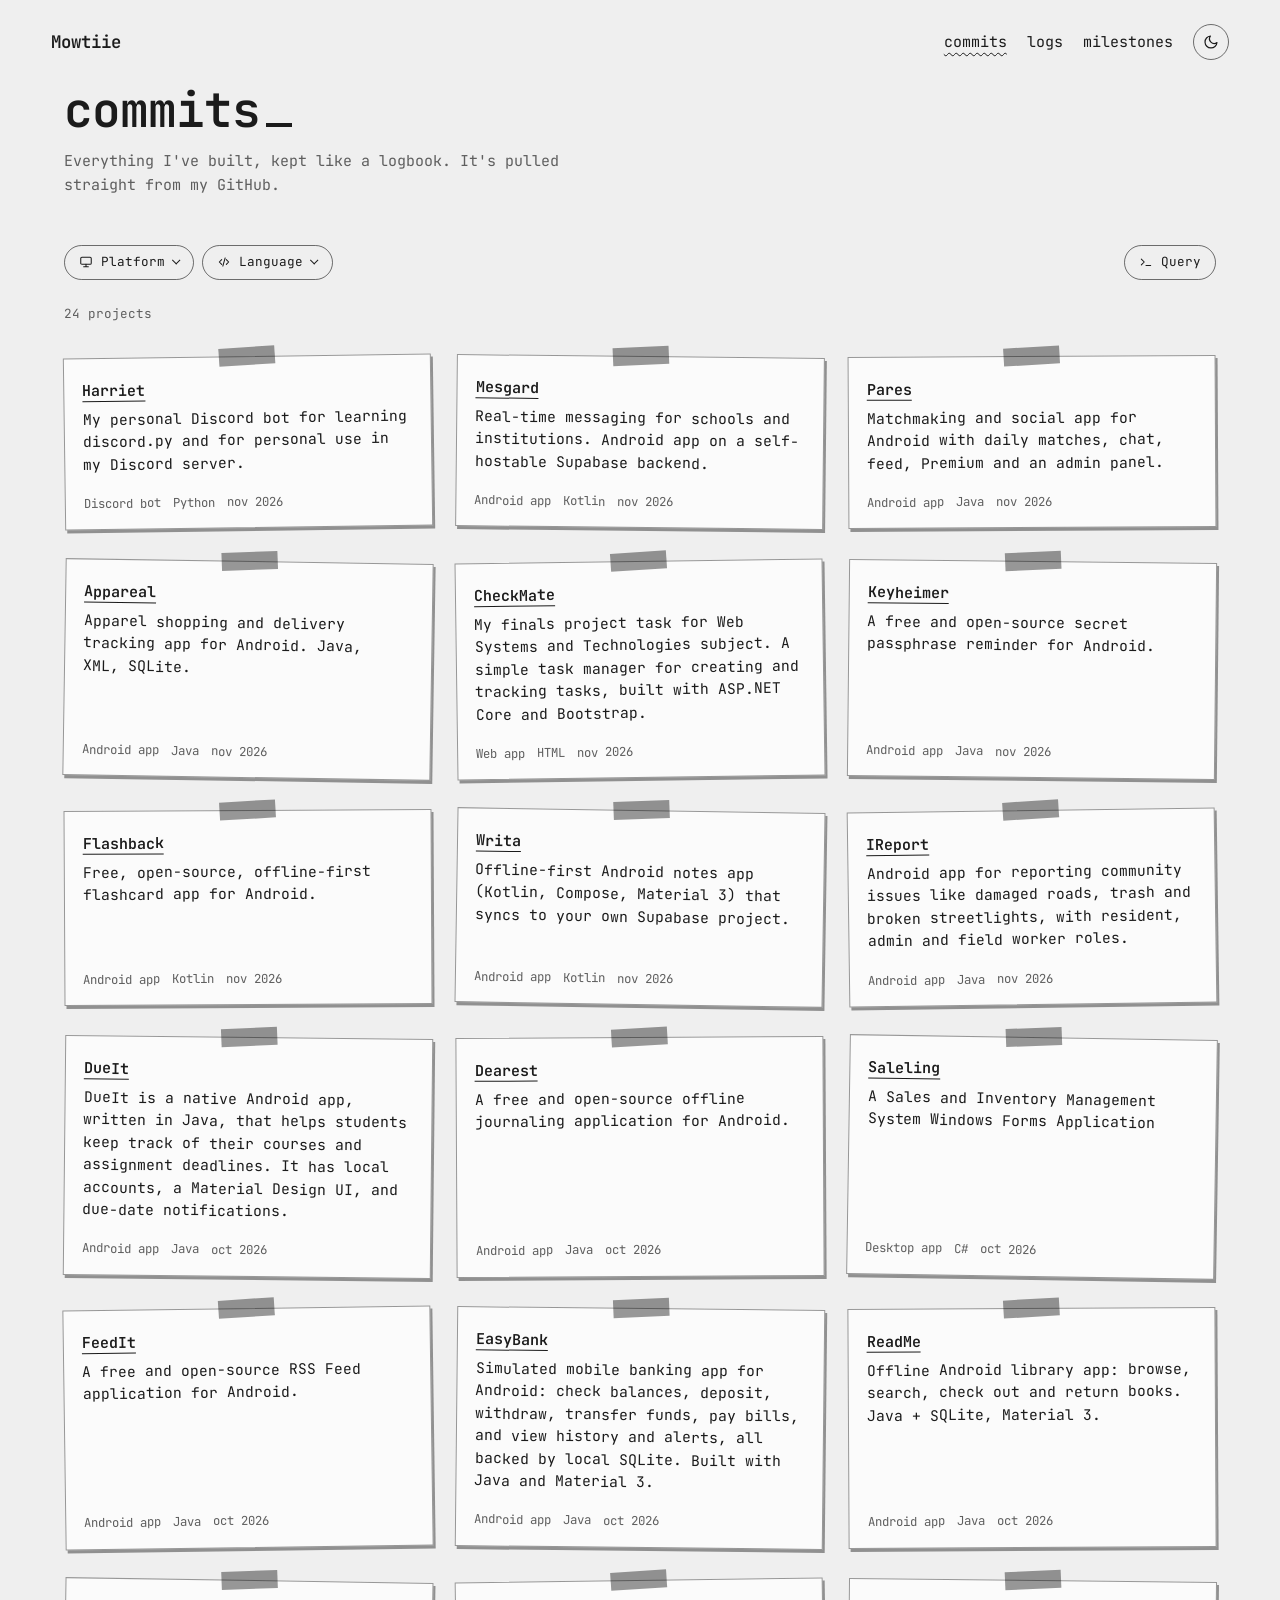
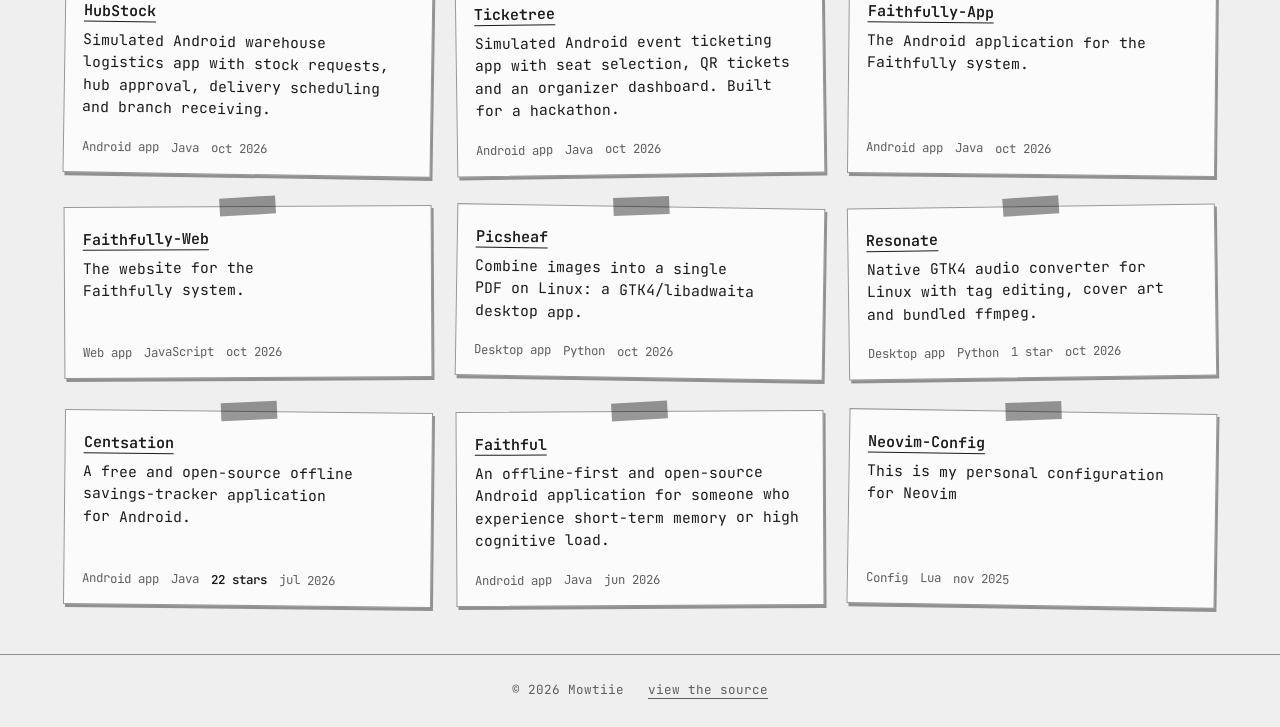
<file: projects/index.html>
<!DOCTYPE html>
<html lang="en">
<head>
  <meta charset="UTF-8">
  <meta name="viewport" content="width=device-width, initial-scale=1">
  <meta name="description" content="Apps and tools built by Mowtiie: Android apps, desktop apps, a Discord bot and more. Filter by type or language.">
  <meta name="color-scheme" content="light dark">
  <script>
    // Lets the filter controls take up their space from the first paint, so nothing jumps.
    document.documentElement.classList.add('js');
    // Apply a stored override before first paint (prevents a flash of the wrong scheme).
    try {
      document.querySelector('meta[name="color-scheme"]').content = localStorage.getItem('color-scheme') ?? 'light dark';
    } catch {}
  </script>
  <meta name="theme-color" content="#EFEFEF" media="(prefers-color-scheme: light)">
  <meta name="theme-color" content="#0F0F0F" media="(prefers-color-scheme: dark)">
  <title>Mowtiie's commits</title>

  <meta property="og:type" content="website">
  <meta property="og:site_name" content="Mowtiie">
  <meta property="og:title" content="Mowtiie's commits">
  <meta property="og:description" content="Apps and tools built by Mowtiie: Android apps, desktop apps, a Discord bot and more.">
  <meta name="twitter:card" content="summary">

  <link rel="icon" type="image/svg+xml" href="/icon.svg">
  <link rel="preload" href="/fonts/jetbrains-mono-latin-wght-normal.woff2" as="font" type="font/woff2" crossorigin>
  <link rel="stylesheet" href="/style.css">
  <link rel="expect" href="#main" blocking="render">
  <script src="/script.js" defer></script>
  <script src="/projects.js" defer></script>

  <script type="speculationrules">
  {
    "prefetch": [{ "where": { "and": [{ "href_matches": "/*" }, { "not": { "selector_matches": "[download]" } }] }, "eagerness": "eager" }],
    "prerender": [{ "where": { "and": [{ "href_matches": "/*" }, { "not": { "selector_matches": "[download]" } }] }, "eagerness": "moderate" }]
  }
  </script>
</head>
<body>

  <header class="site-header wrap">
    <a class="site-brand" href="/">Mowtiie</a>
    <div class="header-end">
      <nav class="site-nav" aria-label="Primary">
        <ul>
          <li><a href="/projects/" aria-current="page">commits</a></li>
          <li><a href="/timeline/">logs</a></li>
          <li><a href="/achievements/">milestones</a></li>
        </ul>
      </nav>
      <button class="theme-toggle" id="theme-toggle" type="button">
        <span class="if-light">
          <svg viewBox="0 0 24 24" width="16" height="16" fill="none" stroke="currentColor" stroke-width="1.8" stroke-linecap="round" stroke-linejoin="round" aria-hidden="true"><path d="M21 12.79A9 9 0 1 1 11.21 3 7 7 0 0 0 21 12.79z"/></svg>
          <span class="visually-hidden">Switch to dark theme</span>
        </span>
        <span class="if-dark">
          <svg viewBox="0 0 24 24" width="16" height="16" fill="none" stroke="currentColor" stroke-width="1.8" stroke-linecap="round" stroke-linejoin="round" aria-hidden="true"><circle cx="12" cy="12" r="4"/><path d="M12 2v2M12 20v2M4.93 4.93l1.41 1.41M17.66 17.66l1.41 1.41M2 12h2M20 12h2M6.34 17.66l-1.41 1.41M19.07 4.93l-1.41 1.41"/></svg>
          <span class="visually-hidden">Switch to light theme</span>
        </span>
      </button>
    </div>
  </header>

  <main id="main" class="wrap">
    <h1 class="page-title page-title-compact">commits</h1>
    <p class="lede">Everything I've built, kept like a logbook. It's pulled straight from my GitHub.</p>

    <!-- projects:start -->
      <div class="filters">
        <div class="filter">
          <button type="button" class="pill" id="pill-platform" aria-expanded="false" aria-controls="menu-platform">
            <svg viewBox="0 0 24 24" width="14" height="14" fill="none" stroke="currentColor" stroke-width="1.8" stroke-linecap="round" stroke-linejoin="round" aria-hidden="true"><rect x="3" y="4" width="18" height="12" rx="2"/><path d="M8 20h8M12 16v4"/></svg><span>Platform</span><span class="pill-count" hidden></span>
          </button>
          <div class="menu" id="menu-platform" role="group" aria-labelledby="pill-platform" hidden>
          <label class="menu-item"><input type="checkbox" data-group="platform" value="android-app"><span class="menu-label">Android app</span><span class="chip-count">17</span></label>
          <label class="menu-item"><input type="checkbox" data-group="platform" value="desktop-app"><span class="menu-label">Desktop app</span><span class="chip-count">3</span></label>
          <label class="menu-item"><input type="checkbox" data-group="platform" value="web-app"><span class="menu-label">Web app</span><span class="chip-count">2</span></label>
          <label class="menu-item"><input type="checkbox" data-group="platform" value="discord-bot"><span class="menu-label">Discord bot</span><span class="chip-count">1</span></label>
          <label class="menu-item"><input type="checkbox" data-group="platform" value="config"><span class="menu-label">Config</span><span class="chip-count">1</span></label>
            <p class="menu-note" hidden></p>
          </div>
        </div>
        <div class="filter">
          <button type="button" class="pill" id="pill-language" aria-expanded="false" aria-controls="menu-language">
            <svg viewBox="0 0 24 24" width="14" height="14" fill="none" stroke="currentColor" stroke-width="1.8" stroke-linecap="round" stroke-linejoin="round" aria-hidden="true"><path d="M8 8l-4 4 4 4M16 8l4 4-4 4M14 5l-4 14"/></svg><span>Language</span><span class="pill-count" hidden></span>
          </button>
          <div class="menu" id="menu-language" role="group" aria-labelledby="pill-language" hidden>
          <label class="menu-item"><input type="checkbox" data-group="language" value="java"><span class="menu-label">Java</span><span class="chip-count">14</span></label>
          <label class="menu-item"><input type="checkbox" data-group="language" value="python"><span class="menu-label">Python</span><span class="chip-count">3</span></label>
          <label class="menu-item"><input type="checkbox" data-group="language" value="kotlin"><span class="menu-label">Kotlin</span><span class="chip-count">3</span></label>
          <label class="menu-item"><input type="checkbox" data-group="language" value="html"><span class="menu-label">HTML</span><span class="chip-count">1</span></label>
          <label class="menu-item"><input type="checkbox" data-group="language" value="c-sharp"><span class="menu-label">C#</span><span class="chip-count">1</span></label>
          <label class="menu-item"><input type="checkbox" data-group="language" value="javascript"><span class="menu-label">JavaScript</span><span class="chip-count">1</span></label>
          <label class="menu-item"><input type="checkbox" data-group="language" value="lua"><span class="menu-label">Lua</span><span class="chip-count">1</span></label>
            <p class="menu-note" hidden></p>
          </div>
        </div>
        <button type="button" class="filter-reset" hidden>Clear filters</button>
        <button type="button" class="pill pill-query" id="pill-query" aria-expanded="false" aria-controls="query-panel"><svg viewBox="0 0 24 24" width="14" height="14" fill="none" stroke="currentColor" stroke-width="1.8" stroke-linecap="round" stroke-linejoin="round" aria-hidden="true"><path d="M4 7l5 5-5 5M12 18h8"/></svg><span>Query</span></button>
        <div class="query-panel" id="query-panel" hidden>
          <label class="query-label" for="query-input">Query</label>
          <textarea class="query-input" id="query-input" rows="2" spellcheck="false" autocomplete="off" autocapitalize="off" aria-invalid="false" data-error="query-error">SELECT * FROM projects</textarea>
          <p class="query-error" id="query-error" role="status"></p>
          <p class="query-help-title" id="examples-title">Examples (press one to run it)</p>
          <ul class="query-examples" role="group" aria-labelledby="examples-title">
            <li><button type="button" class="example"><code>platform = 'Android app' AND language = 'Kotlin'</code><span>Kotlin Android apps</span></button></li>
            <li><button type="button" class="example"><code>language IN ('Java', 'Kotlin') ORDER BY updated DESC</code><span>Java or Kotlin, newest first</span></button></li>
            <li><button type="button" class="example"><code>description LIKE '%offline%'</code><span>Anything offline-first</span></button></li>
            <li><button type="button" class="example"><code>stars &gt; 0 ORDER BY stars DESC</code><span>Projects with stars</span></button></li>
            <li><button type="button" class="example"><code>SELECT * FROM projects ORDER BY updated DESC LIMIT 5</code><span>The five most recent</span></button></li>
            <li><button type="button" class="example"><code>platform != 'Android app' ORDER BY name</code><span>Everything except Android apps</span></button></li>
            <li><button type="button" class="example"><code>name LIKE 'f%'</code><span>Names starting with F</span></button></li>
            <li><button type="button" class="example"><code>kotlin</code><span>Just search for a word</span></button></li>
          </ul>
          <details class="query-reference">
            <summary>Reference</summary>
            <p class="query-help-title">Fields</p>
            <p class="query-fields"><code>name</code> <code>description</code> <code>platform</code> <code>language</code> <code>stars</code> <code>updated</code></p>
            <p class="query-help-title">Operators</p>
            <p class="query-fields"><code>=</code> <code>!=</code> <code>&lt;</code> <code>&lt;=</code> <code>&gt;</code> <code>&gt;=</code></p>
            <p class="query-help-title">Keywords</p>
            <p class="query-fields"><code>AND</code> <code>OR</code> <code>NOT</code> <code>IN</code> <code>LIKE</code> <code>ORDER BY</code> <code>LIMIT</code></p>
            <p class="query-note">Case doesn't matter, and <code>SELECT * FROM projects</code> is optional. A bare word searches names and descriptions. <code>%</code> in <code>LIKE</code> matches anything.</p>
          </details>
        </div>
      </div>
      <p class="filter-status" role="status">24 projects</p>
      <p class="filter-empty" hidden>No projects match those filters. <button type="button" class="filter-clear">Clear filters</button></p>
      <ul class="project-list">
      <li class="project note" data-platform="discord-bot" data-language="python">
        <a class="project-name" href="https://github.com/mowtiie/Harriet" target="_blank" rel="noopener">Harriet<span class="visually-hidden"> (opens in a new tab)</span></a>
        <p class="project-desc">My personal Discord bot for learning discord.py and for personal use in my Discord server.</p>
        <p class="project-meta">
          <span class="meta-platform">Discord bot</span>
          <span class="meta-language">Python</span>
          <span class="meta-stars"></span>
          <time class="meta-date" datetime="2026-11-16">nov 2026</time>
        </p>
      </li>
      <li class="project note" data-platform="android-app" data-language="kotlin">
        <a class="project-name" href="https://github.com/mowtiie/Mesgard" target="_blank" rel="noopener">Mesgard<span class="visually-hidden"> (opens in a new tab)</span></a>
        <p class="project-desc">Real-time messaging for schools and institutions. Android app on a self-hostable Supabase backend.</p>
        <p class="project-meta">
          <span class="meta-platform">Android app</span>
          <span class="meta-language">Kotlin</span>
          <span class="meta-stars"></span>
          <time class="meta-date" datetime="2026-11-16">nov 2026</time>
        </p>
      </li>
      <li class="project note" data-platform="android-app" data-language="java">
        <a class="project-name" href="https://github.com/mowtiie/Pares" target="_blank" rel="noopener">Pares<span class="visually-hidden"> (opens in a new tab)</span></a>
        <p class="project-desc">Matchmaking and social app for Android with daily matches, chat, feed, Premium and an admin panel.</p>
        <p class="project-meta">
          <span class="meta-platform">Android app</span>
          <span class="meta-language">Java</span>
          <span class="meta-stars"></span>
          <time class="meta-date" datetime="2026-11-15">nov 2026</time>
        </p>
      </li>
      <li class="project note" data-platform="android-app" data-language="java">
        <a class="project-name" href="https://github.com/mowtiie/Appareal" target="_blank" rel="noopener">Appareal<span class="visually-hidden"> (opens in a new tab)</span></a>
        <p class="project-desc">Apparel shopping and delivery tracking app for Android. Java, XML, SQLite.</p>
        <p class="project-meta">
          <span class="meta-platform">Android app</span>
          <span class="meta-language">Java</span>
          <span class="meta-stars"></span>
          <time class="meta-date" datetime="2026-11-15">nov 2026</time>
        </p>
      </li>
      <li class="project note" data-platform="web-app" data-language="html">
        <a class="project-name" href="https://github.com/mowtiie/CheckMate" target="_blank" rel="noopener">CheckMate<span class="visually-hidden"> (opens in a new tab)</span></a>
        <p class="project-desc">My finals project task for Web Systems and Technologies subject. A simple task manager for creating and tracking tasks, built with ASP.NET Core and Bootstrap.</p>
        <p class="project-meta">
          <span class="meta-platform">Web app</span>
          <span class="meta-language">HTML</span>
          <span class="meta-stars"></span>
          <time class="meta-date" datetime="2026-11-13">nov 2026</time>
        </p>
      </li>
      <li class="project note" data-platform="android-app" data-language="java">
        <a class="project-name" href="https://github.com/mowtiie/Keyheimer" target="_blank" rel="noopener">Keyheimer<span class="visually-hidden"> (opens in a new tab)</span></a>
        <p class="project-desc">A free and open-source secret passphrase reminder for Android.</p>
        <p class="project-meta">
          <span class="meta-platform">Android app</span>
          <span class="meta-language">Java</span>
          <span class="meta-stars"></span>
          <time class="meta-date" datetime="2026-11-04">nov 2026</time>
        </p>
      </li>
      <li class="project note" data-platform="android-app" data-language="kotlin">
        <a class="project-name" href="https://github.com/mowtiie/Flashback" target="_blank" rel="noopener">Flashback<span class="visually-hidden"> (opens in a new tab)</span></a>
        <p class="project-desc">Free, open-source, offline-first flashcard app for Android.</p>
        <p class="project-meta">
          <span class="meta-platform">Android app</span>
          <span class="meta-language">Kotlin</span>
          <span class="meta-stars"></span>
          <time class="meta-date" datetime="2026-11-03">nov 2026</time>
        </p>
      </li>
      <li class="project note" data-platform="android-app" data-language="kotlin">
        <a class="project-name" href="https://github.com/mowtiie/Writa" target="_blank" rel="noopener">Writa<span class="visually-hidden"> (opens in a new tab)</span></a>
        <p class="project-desc">Offline-first Android notes app (Kotlin, Compose, Material 3) that syncs to your own Supabase project.</p>
        <p class="project-meta">
          <span class="meta-platform">Android app</span>
          <span class="meta-language">Kotlin</span>
          <span class="meta-stars"></span>
          <time class="meta-date" datetime="2026-11-02">nov 2026</time>
        </p>
      </li>
      <li class="project note" data-platform="android-app" data-language="java">
        <a class="project-name" href="https://github.com/mowtiie/IReport" target="_blank" rel="noopener">IReport<span class="visually-hidden"> (opens in a new tab)</span></a>
        <p class="project-desc">Android app for reporting community issues like damaged roads, trash and broken streetlights, with resident, admin and field worker roles.</p>
        <p class="project-meta">
          <span class="meta-platform">Android app</span>
          <span class="meta-language">Java</span>
          <span class="meta-stars"></span>
          <time class="meta-date" datetime="2026-11-02">nov 2026</time>
        </p>
      </li>
      <li class="project note" data-platform="android-app" data-language="java">
        <a class="project-name" href="https://github.com/mowtiie/DueIt" target="_blank" rel="noopener">DueIt<span class="visually-hidden"> (opens in a new tab)</span></a>
        <p class="project-desc">DueIt is a native Android app, written in Java, that helps students keep track of their courses and assignment deadlines. It has local accounts, a Material Design UI, and due-date notifications.</p>
        <p class="project-meta">
          <span class="meta-platform">Android app</span>
          <span class="meta-language">Java</span>
          <span class="meta-stars"></span>
          <time class="meta-date" datetime="2026-10-28">oct 2026</time>
        </p>
      </li>
      <li class="project note" data-platform="android-app" data-language="java">
        <a class="project-name" href="https://github.com/mowtiie/Dearest" target="_blank" rel="noopener">Dearest<span class="visually-hidden"> (opens in a new tab)</span></a>
        <p class="project-desc">A free and open-source offline journaling application for Android.</p>
        <p class="project-meta">
          <span class="meta-platform">Android app</span>
          <span class="meta-language">Java</span>
          <span class="meta-stars"></span>
          <time class="meta-date" datetime="2026-10-28">oct 2026</time>
        </p>
      </li>
      <li class="project note" data-platform="desktop-app" data-language="c-sharp">
        <a class="project-name" href="https://github.com/mowtiie/Saleling" target="_blank" rel="noopener">Saleling<span class="visually-hidden"> (opens in a new tab)</span></a>
        <p class="project-desc">A Sales and Inventory Management System Windows Forms Application</p>
        <p class="project-meta">
          <span class="meta-platform">Desktop app</span>
          <span class="meta-language">C#</span>
          <span class="meta-stars"></span>
          <time class="meta-date" datetime="2026-10-27">oct 2026</time>
        </p>
      </li>
      <li class="project note" data-platform="android-app" data-language="java">
        <a class="project-name" href="https://github.com/mowtiie/FeedIt" target="_blank" rel="noopener">FeedIt<span class="visually-hidden"> (opens in a new tab)</span></a>
        <p class="project-desc">A free and open-source RSS Feed application for Android.</p>
        <p class="project-meta">
          <span class="meta-platform">Android app</span>
          <span class="meta-language">Java</span>
          <span class="meta-stars"></span>
          <time class="meta-date" datetime="2026-10-26">oct 2026</time>
        </p>
      </li>
      <li class="project note" data-platform="android-app" data-language="java">
        <a class="project-name" href="https://github.com/mowtiie/EasyBank" target="_blank" rel="noopener">EasyBank<span class="visually-hidden"> (opens in a new tab)</span></a>
        <p class="project-desc">Simulated mobile banking app for Android: check balances, deposit, withdraw, transfer funds, pay bills, and view history and alerts, all backed by local SQLite. Built with Java and Material 3.</p>
        <p class="project-meta">
          <span class="meta-platform">Android app</span>
          <span class="meta-language">Java</span>
          <span class="meta-stars"></span>
          <time class="meta-date" datetime="2026-10-26">oct 2026</time>
        </p>
      </li>
      <li class="project note" data-platform="android-app" data-language="java">
        <a class="project-name" href="https://github.com/mowtiie/ReadMe" target="_blank" rel="noopener">ReadMe<span class="visually-hidden"> (opens in a new tab)</span></a>
        <p class="project-desc">Offline Android library app: browse, search, check out and return books. Java + SQLite, Material 3.</p>
        <p class="project-meta">
          <span class="meta-platform">Android app</span>
          <span class="meta-language">Java</span>
          <span class="meta-stars"></span>
          <time class="meta-date" datetime="2026-10-26">oct 2026</time>
        </p>
      </li>
      <li class="project note" data-platform="android-app" data-language="java">
        <a class="project-name" href="https://github.com/mowtiie/HubStock" target="_blank" rel="noopener">HubStock<span class="visually-hidden"> (opens in a new tab)</span></a>
        <p class="project-desc">Simulated Android warehouse logistics app with stock requests, hub approval, delivery scheduling and branch receiving.</p>
        <p class="project-meta">
          <span class="meta-platform">Android app</span>
          <span class="meta-language">Java</span>
          <span class="meta-stars"></span>
          <time class="meta-date" datetime="2026-10-26">oct 2026</time>
        </p>
      </li>
      <li class="project note" data-platform="android-app" data-language="java">
        <a class="project-name" href="https://github.com/mowtiie/Ticketree" target="_blank" rel="noopener">Ticketree<span class="visually-hidden"> (opens in a new tab)</span></a>
        <p class="project-desc">Simulated Android event ticketing app with seat selection, QR tickets and an organizer dashboard. Built for a hackathon.</p>
        <p class="project-meta">
          <span class="meta-platform">Android app</span>
          <span class="meta-language">Java</span>
          <span class="meta-stars"></span>
          <time class="meta-date" datetime="2026-10-26">oct 2026</time>
        </p>
      </li>
      <li class="project note" data-platform="android-app" data-language="java">
        <a class="project-name" href="https://github.com/mowtiie/Faithfully-App" target="_blank" rel="noopener">Faithfully-App<span class="visually-hidden"> (opens in a new tab)</span></a>
        <p class="project-desc">The Android application for the Faithfully system.</p>
        <p class="project-meta">
          <span class="meta-platform">Android app</span>
          <span class="meta-language">Java</span>
          <span class="meta-stars"></span>
          <time class="meta-date" datetime="2026-10-25">oct 2026</time>
        </p>
      </li>
      <li class="project note" data-platform="web-app" data-language="javascript">
        <a class="project-name" href="https://github.com/mowtiie/Faithfully-Web" target="_blank" rel="noopener">Faithfully-Web<span class="visually-hidden"> (opens in a new tab)</span></a>
        <p class="project-desc">The website for the Faithfully system.</p>
        <p class="project-meta">
          <span class="meta-platform">Web app</span>
          <span class="meta-language">JavaScript</span>
          <span class="meta-stars"></span>
          <time class="meta-date" datetime="2026-10-25">oct 2026</time>
        </p>
      </li>
      <li class="project note" data-platform="desktop-app" data-language="python">
        <a class="project-name" href="https://github.com/mowtiie/Picsheaf" target="_blank" rel="noopener">Picsheaf<span class="visually-hidden"> (opens in a new tab)</span></a>
        <p class="project-desc">Combine images into a single PDF on Linux: a GTK4/libadwaita desktop app.</p>
        <p class="project-meta">
          <span class="meta-platform">Desktop app</span>
          <span class="meta-language">Python</span>
          <span class="meta-stars"></span>
          <time class="meta-date" datetime="2026-10-10">oct 2026</time>
        </p>
      </li>
      <li class="project note" data-platform="desktop-app" data-language="python">
        <a class="project-name" href="https://github.com/mowtiie/Resonate" target="_blank" rel="noopener">Resonate<span class="visually-hidden"> (opens in a new tab)</span></a>
        <p class="project-desc">Native GTK4 audio converter for Linux with tag editing, cover art and bundled ffmpeg.</p>
        <p class="project-meta">
          <span class="meta-platform">Desktop app</span>
          <span class="meta-language">Python</span>
          <span class="meta-stars">1 star</span>
          <time class="meta-date" datetime="2026-10-02">oct 2026</time>
        </p>
      </li>
      <li class="project note" data-platform="android-app" data-language="java">
        <a class="project-name" href="https://github.com/mowtiie/Centsation" target="_blank" rel="noopener">Centsation<span class="visually-hidden"> (opens in a new tab)</span></a>
        <p class="project-desc">A free and open-source offline savings-tracker application for Android.</p>
        <p class="project-meta">
          <span class="meta-platform">Android app</span>
          <span class="meta-language">Java</span>
          <span class="meta-stars is-starred">22 stars</span>
          <time class="meta-date" datetime="2026-07-03">jul 2026</time>
        </p>
      </li>
      <li class="project note" data-platform="android-app" data-language="java">
        <a class="project-name" href="https://github.com/mowtiie/Faithful" target="_blank" rel="noopener">Faithful<span class="visually-hidden"> (opens in a new tab)</span></a>
        <p class="project-desc">An offline-first and open-source Android application for someone who experience short-term memory or high cognitive load.</p>
        <p class="project-meta">
          <span class="meta-platform">Android app</span>
          <span class="meta-language">Java</span>
          <span class="meta-stars"></span>
          <time class="meta-date" datetime="2026-06-11">jun 2026</time>
        </p>
      </li>
      <li class="project note" data-platform="config" data-language="lua">
        <a class="project-name" href="https://github.com/mowtiie/Neovim-Config" target="_blank" rel="noopener">Neovim-Config<span class="visually-hidden"> (opens in a new tab)</span></a>
        <p class="project-desc">This is my personal configuration for Neovim</p>
        <p class="project-meta">
          <span class="meta-platform">Config</span>
          <span class="meta-language">Lua</span>
          <span class="meta-stars"></span>
          <time class="meta-date" datetime="2025-11-08">nov 2025</time>
        </p>
      </li>
      </ul>
      <!-- projects:end -->
  </main>

  <footer class="site-footer">
    <div class="wrap footer-row">
      <p>&copy; 2026 Mowtiie</p>
      <p class="footer-links">
        <a href="https://github.com/mowtiie/Portfolio" target="_blank" rel="noopener">view the source<span class="visually-hidden"> (opens in a new tab)</span></a>
      </p>
    </div>
  </footer>

</body>
</html>
</file>
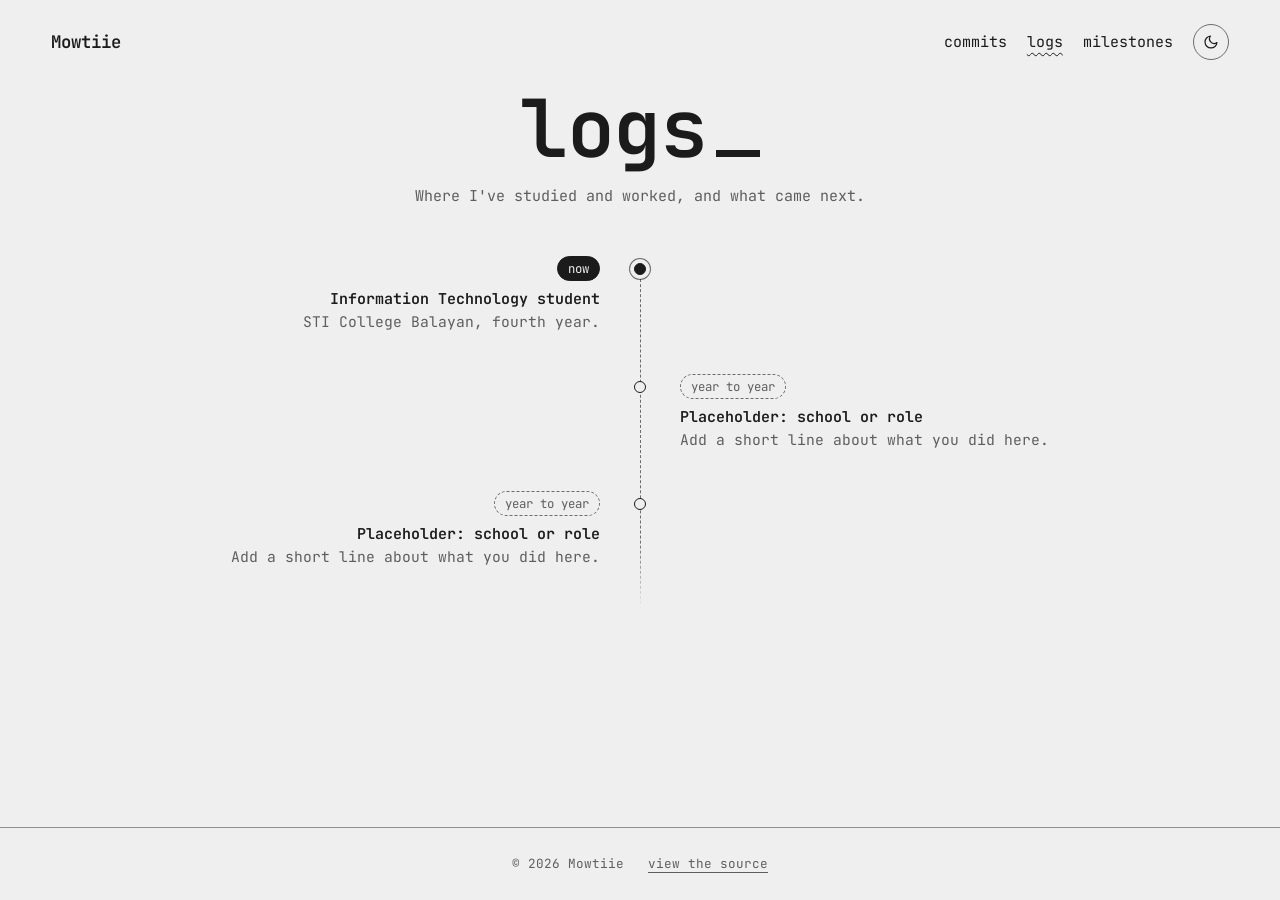
<file: timeline/index.html>
<!DOCTYPE html>
<html lang="en">
<head>
  <meta charset="UTF-8">
  <meta name="viewport" content="width=device-width, initial-scale=1">
  <meta name="description" content="Where Mowtiie has studied and worked, and what came next.">
  <!-- Placeholder entries below: remove this noindex line once the timeline is filled in. -->
  <meta name="robots" content="noindex">
  <meta name="color-scheme" content="light dark">
  <script>
    // Apply a stored override before first paint (prevents a flash of the wrong scheme).
    try {
      document.querySelector('meta[name="color-scheme"]').content = localStorage.getItem('color-scheme') ?? 'light dark';
    } catch {}
  </script>
  <meta name="theme-color" content="#EFEFEF" media="(prefers-color-scheme: light)">
  <meta name="theme-color" content="#0F0F0F" media="(prefers-color-scheme: dark)">
  <title>Mowtiie's logs</title>

  <meta property="og:type" content="website">
  <meta property="og:site_name" content="Mowtiie">
  <meta property="og:title" content="Mowtiie's logs">
  <meta property="og:description" content="Where Mowtiie has studied and worked, and what came next.">
  <meta name="twitter:card" content="summary">

  <link rel="icon" type="image/svg+xml" href="/icon.svg">
  <link rel="preload" href="/fonts/jetbrains-mono-latin-wght-normal.woff2" as="font" type="font/woff2" crossorigin>
  <link rel="stylesheet" href="/style.css">
  <link rel="expect" href="#main" blocking="render">
  <script src="/script.js" defer></script>

  <script type="speculationrules">
  {
    "prefetch": [{ "where": { "and": [{ "href_matches": "/*" }, { "not": { "selector_matches": "[download]" } }] }, "eagerness": "eager" }],
    "prerender": [{ "where": { "and": [{ "href_matches": "/*" }, { "not": { "selector_matches": "[download]" } }] }, "eagerness": "moderate" }]
  }
  </script>
</head>
<body class="timeline-page">

  <header class="site-header wrap">
    <a class="site-brand" href="/">Mowtiie</a>
    <div class="header-end">
      <nav class="site-nav" aria-label="Primary">
        <ul>
          <li><a href="/projects/">commits</a></li>
          <li><a href="/timeline/" aria-current="page">logs</a></li>
          <li><a href="/achievements/">milestones</a></li>
        </ul>
      </nav>
      <button class="theme-toggle" id="theme-toggle" type="button">
        <span class="if-light">
          <svg viewBox="0 0 24 24" width="16" height="16" fill="none" stroke="currentColor" stroke-width="1.8" stroke-linecap="round" stroke-linejoin="round" aria-hidden="true"><path d="M21 12.79A9 9 0 1 1 11.21 3 7 7 0 0 0 21 12.79z"/></svg>
          <span class="visually-hidden">Switch to dark theme</span>
        </span>
        <span class="if-dark">
          <svg viewBox="0 0 24 24" width="16" height="16" fill="none" stroke="currentColor" stroke-width="1.8" stroke-linecap="round" stroke-linejoin="round" aria-hidden="true"><circle cx="12" cy="12" r="4"/><path d="M12 2v2M12 20v2M4.93 4.93l1.41 1.41M17.66 17.66l1.41 1.41M2 12h2M20 12h2M6.34 17.66l-1.41 1.41M19.07 4.93l-1.41 1.41"/></svg>
          <span class="visually-hidden">Switch to light theme</span>
        </span>
      </button>
    </div>
  </header>

  <main id="main" class="wrap">
    <h1 class="page-title">logs</h1>
    <p class="lede">Where I've studied and worked, and what came next.</p>

    <ol class="timeline">
      <li class="is-now">
        <span class="timeline-date">now</span>
        <p class="timeline-title">Information Technology student</p>
        <p class="timeline-text">STI College Balayan, fourth year.</p>
      </li>
      <!-- Placeholders: replace with real history. -->
      <li>
        <span class="timeline-date">year to year</span>
        <p class="timeline-title">Placeholder: school or role</p>
        <p class="timeline-text">Add a short line about what you did here.</p>
      </li>
      <li>
        <span class="timeline-date">year to year</span>
        <p class="timeline-title">Placeholder: school or role</p>
        <p class="timeline-text">Add a short line about what you did here.</p>
      </li>
    </ol>
  </main>

  <footer class="site-footer">
    <div class="wrap footer-row">
      <p>&copy; 2026 Mowtiie</p>
      <p class="footer-links">
        <a href="https://github.com/mowtiie/Portfolio" target="_blank" rel="noopener">view the source<span class="visually-hidden"> (opens in a new tab)</span></a>
      </p>
    </div>
  </footer>

</body>
</html>
</file>
<file: style.css>
@font-face {
  font-family: 'JetBrains Mono';
  src: url('/fonts/jetbrains-mono-latin-wght-normal.woff2') format('woff2');
  font-weight: 100 800;
  font-display: swap;
  unicode-range: U+0000-00FF, U+0131, U+0152-0153, U+02BB-02BC, U+02C6, U+02DA, U+02DC, U+0304, U+0308, U+0329, U+2000-206F, U+20AC, U+2122, U+2191, U+2193, U+2212, U+2215, U+FEFF, U+FFFD;
}

/* Pages fade into each other while the header stays put. Skipped for reduced motion. */
@media (prefers-reduced-motion: no-preference) {
  @view-transition {
    navigation: auto;
  }

  .site-header { view-transition-name: site-header; }

  ::view-transition-old(root) { animation: 0.15s ease-in both fade-out; }
  ::view-transition-new(root) { animation: 0.3s ease-out both page-in; }

  @keyframes fade-out { to { opacity: 0; } }
  @keyframes page-in { from { opacity: 0; transform: translateY(0.5rem); } }
}

:root {
  /* Raw values per scheme */
  --bg-light: #EFEFEF;             --bg-dark: #0F0F0F;
  --surface-light: #E4E4E4;        --surface-dark: #1A1A1A;
  --note-light: #FBFBFB;           --note-dark: #1F1F1F;
  --text-light: #1B1B1B;           --text-dark: #EDEDED;
  --text-soft-light: #5E5E5E;      --text-soft-dark: #A0A0A0;
  --rule-light: rgba(0, 0, 0, 0.4); --rule-dark: rgba(255, 255, 255, 0.35);
  --border-light: rgba(0, 0, 0, 0.55); --border-dark: rgba(255, 255, 255, 0.5);

  /* Fallback for browsers without light-dark(): follow the system preference */
  --bg: var(--bg-light);
  --surface: var(--surface-light);
  --note: var(--note-light);
  --text: var(--text-light);
  --text-soft: var(--text-soft-light);
  --rule: var(--rule-light);
  --border: var(--border-light);

  @media (prefers-color-scheme: dark) {
    --bg: var(--bg-dark);
    --surface: var(--surface-dark);
    --note: var(--note-dark);
    --text: var(--text-dark);
    --text-soft: var(--text-soft-dark);
    --rule: var(--rule-dark);
    --border: var(--border-dark);
  }

  @supports (color: light-dark(white, black)) {
    --bg: light-dark(var(--bg-light), var(--bg-dark));
    --surface: light-dark(var(--surface-light), var(--surface-dark));
    --note: light-dark(var(--note-light), var(--note-dark));
    --text: light-dark(var(--text-light), var(--text-dark));
    --text-soft: light-dark(var(--text-soft-light), var(--text-soft-dark));
    --rule: light-dark(var(--rule-light), var(--rule-dark));
    --border: light-dark(var(--border-light), var(--border-dark));
  }

  /* Follow the system by default; the <meta name="color-scheme"> pins an override.
     CSS color-scheme beats the meta hint, so map the meta back onto the property. */
  color-scheme: light dark;

  &:has(> head > meta[name="color-scheme"][content="dark"]) { color-scheme: dark; }
  &:has(> head > meta[name="color-scheme"][content="light"]) { color-scheme: light; }
}

.visually-hidden {
  position: absolute;
  width: 1px;
  height: 1px;
  overflow: hidden;
  clip-path: inset(50%);
  white-space: nowrap;
}

*, *::before, *::after { box-sizing: border-box; }
* { margin: 0; padding: 0; }

body {
  --gutter: clamp(1.25rem, 4vw, 4rem);
  /* Width of the left margin that holds section titles. */
  --label-col: 12rem;
  min-height: 100dvh;
  display: flex;
  flex-direction: column;
  background: var(--bg);
  color: var(--text);
  font-family: 'JetBrains Mono', ui-monospace, SFMono-Regular, Menlo, Consolas, monospace;
  /* Keep fallback monospace fonts the same width as JetBrains Mono to avoid a layout shift on swap. */
  font-size-adjust: ch-width from-font;
  font-size: 0.9375rem;
  line-height: 1.6;
  -webkit-font-smoothing: antialiased;
  text-rendering: optimizeLegibility;
  transition: background-color 0.25s ease, color 0.25s ease;
}

.wrap {
  width: min(100% - 2 * var(--gutter), 100rem);
  margin-inline: auto;
}

a {
  color: inherit;
  text-underline-offset: 0.3em;
}

a:hover {
  text-decoration-style: wavy;
  text-decoration-thickness: 1px;
}

a:focus-visible, button:focus-visible {
  outline: 2px solid var(--text);
  outline-offset: 3px;
  border-radius: 4px;
}

/* ---------- Header ---------- */
.site-header {
  display: flex;
  flex-wrap: wrap;
  align-items: center;
  justify-content: space-between;
  gap: 0.5rem 1.5rem;
  padding-block: 1.5rem;
}

.site-brand {
  font-weight: 600;
  font-size: 1.0625rem;
  text-decoration: none;
}

.header-end {
  display: flex;
  align-items: center;
  gap: 1.25rem;
}

.site-nav ul {
  display: flex;
  flex-wrap: wrap;
  gap: 0 1.25rem;
  list-style: none;
}

/* The wavy underline fades in on hover and stays on the current page.
   The current page is marked by a line, so it never relies on color alone. */
.site-nav a {
  display: inline-flex;
  align-items: center;
  min-height: 2rem;
  text-decoration: underline wavy;
  text-decoration-color: transparent;
  text-decoration-thickness: 1px;
  text-underline-offset: 0.3em;
  transition: text-decoration-color 0.2s ease;
}

.site-nav a:hover,
.site-nav a[aria-current="page"] {
  text-decoration-color: currentColor;
}

.theme-toggle {
  width: 2.25rem;
  height: 2.25rem;
  /* A wrapping header must not squeeze the round button into an oval. */
  flex-shrink: 0;
  display: grid;
  place-items: center;
  border: 1px solid var(--border);
  border-radius: 50%;
  background: transparent;
  color: var(--text);
  font: inherit;
  cursor: pointer;
}

/* Show only the icon (and label) for the action available in the current scheme.
   Branching must also honor the meta override, so the media query is combined with it. */
.theme-toggle .if-light { display: inline-flex; }
.theme-toggle .if-dark { display: none; }

@media (prefers-color-scheme: dark) {
  :root:not(:has(> head > meta[name="color-scheme"][content="light"])) .theme-toggle {
    .if-light { display: none; }
    .if-dark { display: inline-flex; }
  }
}

:root:has(> head > meta[name="color-scheme"][content="dark"]) .theme-toggle {
  .if-light { display: none; }
  .if-dark { display: inline-flex; }
}

/* ---------- Page content ---------- */
main {
  flex: 1;
  padding-bottom: 3rem;
}

/* Inner pages read as one centered column. The home page lays out its own sections. */
body:not(.home) main.wrap {
  width: min(100% - 2 * var(--gutter), 72rem);
}

/* Titles scale with the screen; the minimum and maximum stay within 2.5x. */
.page-title {
  font-size: clamp(2.5rem, 1rem + 6vw, 5rem);
  font-weight: 600;
  letter-spacing: -0.02em;
  line-height: 1.1;
  margin-bottom: 0.75rem;
  overflow-wrap: anywhere;
}

/* A terminal-style cursor after each page title. It is a drawn box rather than a "_" character,
   so screen readers have nothing to announce. */
.page-title::after {
  content: "";
  display: inline-block;
  inline-size: 0.55em;
  block-size: 0.09em;
  margin-inline-start: 0.12em;
  background: currentColor;
}

/* Utility pages (like the project list) get a quieter title so the content starts sooner. */
.page-title-compact {
  font-size: clamp(2rem, 1rem + 3vw, 3rem);
}

.hero-title {
  font-size: clamp(3rem, 1rem + 10vw, 7.5rem);
  margin-bottom: 0;
}

.lede {
  max-width: 60ch;
  color: var(--text-soft);
  margin-bottom: 3rem;
  text-wrap: pretty;
}

/* Sections: the title sits in a left margin, the content beside it.
   Sections are separated by a stitched line. */
main > section {
  position: relative;
  display: grid;
  grid-template-columns: var(--label-col) minmax(0, 1fr);
  column-gap: 2rem;
  margin-top: 4rem;
  padding-top: 2rem;
}

/* The stitched line is a pseudo-element, so it can be drawn in on scroll. */
main > section::before {
  content: "";
  position: absolute;
  inset: 0 0 auto 0;
  height: 1px;
  background: repeating-linear-gradient(90deg, var(--rule) 0 6px, transparent 6px 10px);
  transform-origin: left;
}

main > section > :not(.section-title) {
  grid-column: 2;
}

.section-title {
  grid-column: 1;
  grid-row: 1 / span 6;
  align-self: start;
  position: sticky;
  top: 1rem;
  font-size: 1.25rem;
  font-weight: 600;
  margin-bottom: 1rem;
}

/* Dotted line that fills the space between a project name and its details. */
.leader {
  flex: 1 1 1rem;
  min-width: 1rem;
  align-self: flex-end;
  margin-bottom: 0.4em;
  border-bottom: 1px dotted var(--text-soft);
}

/* ---------- Intro ---------- */
.intro {
  display: flex;
  align-items: flex-end;
  justify-content: space-between;
  gap: 2rem;
}

.intro-text { min-width: 0; }

.subtitle {
  font-size: 1.0625rem;
  color: var(--text-soft);
  text-wrap: balance;
}

/* A little taped-on photo. */
.photo {
  flex-shrink: 0;
  width: clamp(6.5rem, 14vw, 10rem);
  padding: 0.4rem;
  border: 1px solid var(--border);
  background: var(--surface);
  rotate: 2deg;
}

.photo img {
  display: block;
  width: 100%;
  height: auto;
}

.intro-about {
  max-width: 60ch;
  margin-top: 3rem;
  color: var(--text-soft);
  text-wrap: pretty;
}

.intro-cta { margin-top: 1.5rem; }

/* ---------- Timeline ---------- */
/* A stitched thread runs down the page, with an entry hanging off it at each dot. */
.timeline {
  position: relative;
  display: flex;
  flex-direction: column;
  padding-inline-start: 1.75rem;
  list-style: none;
}

.timeline::before {
  content: "";
  position: absolute;
  inset-block: 0.5rem 0;
  inset-inline-start: 0.375rem;
  border-inline-start: 1px dashed var(--border);
  /* The thread fades out at the bottom, because the story isn't finished. */
  mask-image: linear-gradient(to bottom, #000 80%, transparent);
}

.timeline li {
  position: relative;
  padding-block-end: 2.5rem;
}

.timeline li::before {
  content: "";
  position: absolute;
  inset-block-start: 0.45rem;
  inset-inline-start: -1.75rem;
  width: 0.75rem;
  aspect-ratio: 1;
  border: 1.5px solid var(--text);
  border-radius: 50%;
  background: var(--bg);
}

/* Where I am now: a filled dot with a ring. */
.timeline li.is-now::before {
  background: var(--text);
  box-shadow: 0 0 0 4px var(--bg), 0 0 0 5px var(--border);
}

/* The date is a little stamp above each entry. */
.timeline-date {
  display: inline-block;
  margin-bottom: 0.375rem;
  padding: 0.125rem 0.625rem;
  border: 1px dashed var(--border);
  border-radius: 999px;
  color: var(--text-soft);
  font-size: 0.75rem;
}

.is-now .timeline-date {
  border-style: solid;
  border-color: var(--text);
  background: var(--text);
  color: var(--bg);
}

.timeline-title { font-weight: 600; }

.timeline-text {
  max-width: 44ch;
  color: var(--text-soft);
  font-size: 0.875rem;
  text-wrap: pretty;
}

/* On wide screens the thread runs down the middle and entries swap sides. */
@media (min-width: 50em) {
  .timeline { padding-inline-start: 0; }
  .timeline::before { inset-inline-start: 50%; }

  .timeline li { width: 50%; }

  .timeline li:nth-child(odd) {
    align-self: flex-start;
    padding-inline-end: 2.5rem;
    text-align: end;
  }

  .timeline li:nth-child(even) {
    align-self: flex-end;
    padding-inline-start: 2.5rem;
  }

  .timeline li:nth-child(odd)::before { inset-inline: auto -0.375rem; }
  .timeline li:nth-child(even)::before { inset-inline: -0.375rem auto; }

  .timeline li:nth-child(odd) .timeline-text { margin-inline-start: auto; }
}

/* On wide screens the thread is centered, so the title and intro line up with it.
   Below that the thread hugs the left edge, so the heading stays left too. */
@media (min-width: 50em) {
  .timeline-page main > .page-title,
  .timeline-page main > .lede {
    margin-inline: auto;
    text-align: center;
  }
}
/* ---------- Projects ---------- */
/* The controls only work with JavaScript, so they only take up space once it is available.
   The page sets the "js" class before first paint, so nothing jumps when the script loads. */
.filters,
.filter-status { display: none; }

.js .filters {
  /* Sits above the tilted notes, so an open menu is never covered. */
  position: relative;
  z-index: 2;
  display: flex;
  flex-wrap: wrap;
  align-items: center;
  gap: 0.5rem;
  margin-bottom: 1.5rem;
}

.js .filter-status { display: block; }

.filter { position: relative; }

/* Dropdown pills: Platform and Language. */
.pill {
  display: inline-flex;
  align-items: center;
  gap: 0.5rem;
  padding: 0.375rem 0.875rem;
  border: 1px solid var(--border);
  border-radius: 999px;
  background: transparent;
  color: var(--text);
  font: inherit;
  font-size: 0.8125rem;
  cursor: pointer;
}

/* The little arrow. */
.pill::after {
  content: "";
  width: 0.4rem;
  height: 0.4rem;
  border-right: 1.5px solid currentColor;
  border-bottom: 1.5px solid currentColor;
  rotate: 45deg;
  translate: 0 -0.1rem;
}

.pill[aria-expanded="true"]::after {
  rotate: -135deg;
  translate: 0 0.1rem;
}

.pill svg { flex-shrink: 0; }

/* The query bar is a different kind of control, so it sits apart at the far end of the row. */
.pill-query { margin-inline-start: auto; }
.pill-query::after { display: none; }

.pill:hover { background: var(--surface); }

/* The Query pill has no arrow to flip, so its open panel is shown by a filled background. */
.pill-query[aria-expanded="true"] { background: var(--surface); }

/* Something is chosen in this menu. */
.pill[data-active],
.pill[data-active]:hover {
  background: var(--text);
  border-color: var(--text);
  color: var(--bg);
}

.pill-count {
  min-width: 1.25rem;
  padding-inline: 0.25rem;
  border-radius: 999px;
  background: var(--bg);
  color: var(--text);
  font-size: 0.6875rem;
  line-height: 1.25rem;
  text-align: center;
}

/* The checkbox menu under a pill. It is a plain list of options, not an application menu. */
.menu {
  position: absolute;
  inset-block-start: calc(100% + 0.375rem);
  inset-inline-start: 0;
  z-index: 3;
  inline-size: max-content;
  min-inline-size: 15rem;
  max-block-size: min(22rem, 60dvh);
  overflow-y: auto;
  padding: 0.375rem;
  border: 1px solid var(--border);
  border-radius: 8px;
  background: var(--note);
  box-shadow: 2px 3px 0 var(--rule);
}

.menu-item {
  display: flex;
  align-items: center;
  gap: 0.625rem;
  /* A comfortable tap target. */
  min-block-size: 2.75rem;
  padding-inline: 0.625rem;
  border-radius: 6px;
  font-size: 0.875rem;
  cursor: pointer;
}

.menu-item:hover { background: var(--surface); }

.menu-item input {
  inline-size: 1.125em;
  aspect-ratio: 1;
  margin: 0;
  accent-color: var(--text);
  cursor: pointer;
}

.menu-label { flex: 1; }

.chip-count {
  color: var(--text-soft);
  font-size: 0.8125rem;
}

/* An option that would show nothing, given the other filter. */
.menu-item:has(input:disabled) {
  opacity: 0.45;
  cursor: not-allowed;
}

.menu-item input:disabled { cursor: not-allowed; }

.filter-status {
  margin-bottom: 1.25rem;
  font-size: 0.8125rem;
  color: var(--text-soft);
}

.filter-empty {
  margin: 1rem 0;
  color: var(--text-soft);
}

.filter-clear,
.filter-reset {
  padding: 0.25rem 0.5rem;
  border: 0;
  background: none;
  color: var(--text);
  font: inherit;
  font-size: 0.8125rem;
  text-decoration: underline;
  text-underline-offset: 0.3em;
  cursor: pointer;
}
/* The query bar: a line to type a query, a short reference and some examples to start from. */
.query-panel {
  flex-basis: 100%;
  margin-top: 0.5rem;
  padding: 1rem;
  border: 1px solid var(--border);
  border-radius: 8px;
  background: var(--note);
}

.query-label {
  display: block;
  margin-bottom: 0.375rem;
  color: var(--text-soft);
  font-size: 0.8125rem;
}

.query-input {
  display: block;
  width: 100%;
  min-block-size: 2.75rem;
  max-block-size: 10lh;
  padding: 0.5rem 0.75rem;
  border: 1px solid var(--border);
  border-radius: 8px;
  background: var(--bg);
  color: var(--text);
  field-sizing: content;
  font: inherit;
  /* 16px, because phones zoom in on smaller fields when they get focus. */
  font-size: 1rem;
  line-height: 1.5;
  resize: none;
}

/* A query that can't be read gets a dashed edge as well as the message, so it isn't only a color. */
.query-input[aria-invalid="true"] {
  border-style: dashed;
  border-width: 2px;
}

/* The message line always takes up its space, so the page doesn't move when an error appears. */
.query-error {
  min-height: 1.5rem;
  margin-top: 0.375rem;
  font-size: 0.8125rem;
  overflow-wrap: anywhere;
}

.query-help { margin-top: 0.5rem; }

.query-help-title {
  margin-top: 0.75rem;
  color: var(--text-soft);
  font-size: 0.75rem;
}

.query-fields,
.query-note {
  margin-top: 0.25rem;
  font-size: 0.8125rem;
}

.query-note {
  max-width: 60ch;
  color: var(--text-soft);
}

.query-panel code {
  padding: 0.0625rem 0.375rem;
  border-radius: 4px;
  background: var(--surface);
  font-family: inherit;
}

.query-examples {
  display: grid;
  grid-template-columns: repeat(auto-fill, minmax(min(100%, 19rem), 1fr));
  gap: 0.5rem;
  margin-top: 0.375rem;
  list-style: none;
}

.example {
  display: grid;
  gap: 0.25rem;
  width: 100%;
  padding: 0.5rem 0.75rem;
  border: 1px solid var(--rule);
  border-radius: 8px;
  background: transparent;
  color: var(--text);
  font: inherit;
  text-align: start;
  cursor: pointer;
}

.example:hover { background: var(--surface); }

.example code {
  padding: 0;
  background: none;
  font-size: 0.8125rem;
  overflow-wrap: anywhere;
}

.example span {
  color: var(--text-soft);
  font-size: 0.75rem;
}
/* Says why options are greyed out, or why they are waiting. */
.menu-note {
  margin-top: 0.25rem;
  padding: 0.5rem 0.625rem;
  border-top: 1px dotted var(--rule);
  color: var(--text-soft);
  font-size: 0.75rem;
  text-wrap: pretty;
}

.query-reference { margin-top: 1rem; }

.query-reference summary {
  display: inline-block;
  min-block-size: 2rem;
  color: var(--text-soft);
  font-size: 0.8125rem;
  cursor: pointer;
}
/* Sticky notes: one for each project and each milestone. */
.project-list,
.note-list {
  display: grid;
  grid-template-columns: repeat(auto-fill, minmax(min(100%, 17rem), 1fr));
  gap: 2rem 1.5rem;
  /* Room for the tape that sticks out above the first row. */
  padding-top: 0.75rem;
  list-style: none;
}

.note {
  position: relative;
  display: flex;
  flex-direction: column;
  gap: 0.375rem;
  padding: 1.25rem 1.125rem 1rem;
  border: 1px solid var(--rule);
  background: var(--note);
  box-shadow: 2px 3px 0 var(--rule);
}

/* A strip of tape holding the note up. */
.note::before {
  content: "";
  position: absolute;
  top: -0.6rem;
  left: 50%;
  width: 3.5rem;
  height: 1.1rem;
  translate: -50% 0;
  rotate: -3deg;
  background: var(--rule);
}

/* Each note sits at its own slight angle, like they were stuck on by hand. */
.note:nth-child(4n + 1) { rotate: -0.8deg; }
.note:nth-child(4n + 2) { rotate: 0.6deg; }
.note:nth-child(4n + 3) { rotate: -0.3deg; }
.note:nth-child(4n + 4) { rotate: 0.9deg; }

.project-name {
  font-weight: 600;
  overflow-wrap: anywhere;
}

.project-desc {
  font-size: 0.875rem;
  text-wrap: pretty;
}

.project-meta {
  display: flex;
  flex-wrap: wrap;
  gap: 0.125rem 0.75rem;
  /* Pushes the details to the bottom edge, so notes in a row line up. */
  margin-top: auto;
  padding-top: 0.75rem;
  font-size: 0.75rem;
  color: var(--text-soft);
}

.meta-language:empty,
.meta-stars:empty { display: none; }

.meta-stars.is-starred {
  color: var(--text);
  font-weight: 600;
}

/* With a single platform chosen, every note would show the same platform. */
.project-list[data-platform-filtered] .meta-platform { display: none; }

.note-date {
  color: var(--text-soft);
  font-size: 0.75rem;
}

.note-title { font-weight: 600; }

.note-text {
  color: var(--text-soft);
  font-size: 0.875rem;
  text-wrap: pretty;
}
/* A short line of context under a section title, and a quiet label for each group of notes. */
.section-intro {
  max-width: 60ch;
  color: var(--text-soft);
  text-wrap: pretty;
}

.season-title {
  margin-block: 2rem 0.25rem;
  color: var(--text-soft);
  font-size: 0.875rem;
  font-weight: 600;
}

/* Hidden by the filter; keeps the rule from being beaten by display values above. */
.project[hidden] { display: none; }

/* ---------- Contact ---------- */
.contact-intro p {
  max-width: 34ch;
  margin-bottom: 1.5rem;
  color: var(--text-soft);
  text-wrap: pretty;
}

/* Each way to reach me is a row: a label, a dotted line, then the link. */
.contact-rows { list-style: none; }

.contact-rows li {
  display: flex;
  align-items: baseline;
  gap: 0.5rem;
  min-height: 2.5rem;
}

.contact-label {
  color: var(--text-soft);
  font-size: 0.8125rem;
}

.contact-rows a {
  display: inline-flex;
  align-items: center;
  min-height: 2rem;
}

.button {
  display: inline-block;
  padding: 0.375rem 0.875rem;
  border: 1px solid var(--text);
  border-radius: 6px;
  font-size: 0.875rem;
  background: var(--text);
  color: var(--bg);
  text-decoration: none;
}

.button:hover { text-decoration: underline; text-decoration-style: wavy; text-decoration-thickness: 1px; }

/* Quiet on purpose: few visitors need it, so no box. */
.pgp {
  max-width: 32rem;
  margin-top: 2.5rem;
}

.pgp-label {
  font-size: 0.75rem;
  color: var(--text-soft);
  margin-bottom: 0.5rem;
}

.pgp-fingerprint {
  display: block;
  font-family: inherit;
  font-size: 0.75rem;
  word-break: break-all;
  user-select: all;
  line-height: 1.5;
}

.pgp-download {
  display: inline-block;
  margin-top: 0.75rem;
  font-size: 0.8125rem;
}

/* ---------- Home: everything is centered ---------- */
.home main { text-align: center; }

.home .intro {
  flex-direction: column-reverse;
  align-items: center;
  gap: 1.5rem;
}

.home .intro-about { margin-inline: auto; }

/* Sections stack their title above the content, in one centered column. */
.home main > section {
  grid-template-columns: minmax(0, 1fr);
  max-width: 40rem;
  margin-inline: auto;
}

.home main > section > :not(.section-title) { grid-column: 1; }

.home .section-title {
  grid-row: auto;
  position: static;
}

/* Contact breaks from the centered flow: two columns, text aligned to the start. */
.home #contact {
  max-width: 56rem;
  grid-template-columns: minmax(0, 1fr) minmax(0, 1.2fr);
  column-gap: 3rem;
  align-items: start;
  text-align: start;
}

.home #contact > * { grid-column: auto; }

.home #contact .pgp {
  grid-column: 1 / -1;
  max-width: none;
  margin: 2.5rem 0 0;
  padding-top: 1.5rem;
  border-top: 1px dotted var(--rule);
}


/* The hero already says the name, so the header only needs the nav. */
.home .site-brand { display: none; }
.home .site-header { justify-content: flex-end; }

/* ---------- Footer ---------- */
/* A solid line marks the edge of the page's content; dashed and dotted lines sit inside it. */
.site-footer {
  padding-block: 1.25rem;
  border-top: 1px solid var(--rule);
  color: var(--text-soft);
  font-size: 0.8125rem;
}

.footer-row {
  display: flex;
  flex-wrap: wrap;
  align-items: center;
  justify-content: center;
  gap: 0.25rem 1.5rem;
}

.footer-links {
  display: flex;
  gap: 1.5rem;
}

.footer-links a {
  display: inline-flex;
  align-items: center;
  min-height: 2rem;
}

/* ---------- Back to top ---------- */
/* Invisible and one screen tall; the script shows the button once it has scrolled out of view. */
.scroll-probe {
  position: absolute;
  inset: 0 auto auto 0;
  inline-size: 1px;
  block-size: 100svh;
  pointer-events: none;
  visibility: hidden;
}

.back-to-top {
  position: fixed;
  inset-block-end: 1rem;
  inset-inline-end: var(--gutter);
  /* Under the filter menus, above the notes. */
  z-index: 1;
  display: inline-flex;
  align-items: center;
  min-block-size: 2.75rem;
  padding-inline: 1.125rem;
  /* Inverted, like the main button, so it stands out from the notes and text behind it. */
  border: 1px solid var(--text);
  border-radius: 999px;
  background: var(--text);
  color: var(--bg);
  font: inherit;
  font-size: 0.8125rem;
  cursor: pointer;
  /* Hidden this way, it also leaves the tab order and the accessibility tree. */
  visibility: hidden;
  opacity: 0;
  transition: opacity 0.2s ease, visibility 0.2s, background-color 0.2s;
}

.back-to-top:hover {
  background: var(--text-soft);
  border-color: var(--text-soft);
}

.back-to-top.is-visible {
  visibility: visible;
  opacity: 1;
}

/* On phones the centered footer text reaches the button's corner. */
@media (max-width: 35em) {
  .site-footer { padding-block-end: 4.25rem; }
}

/* ---------- Motion ----------
   Everything here is decorative and opt-in: with reduced motion the page is simply static.
   Only transform and opacity are animated, so it stays off the main thread. */
@media (prefers-reduced-motion: no-preference) {
  /* One load-in moment: the home hero eases in, one piece after another. */
  @keyframes rise {
    from { opacity: 0; transform: translateY(0.75rem); }
  }

  .intro-text .hero-title,
  .intro-text .subtitle,
  .intro .photo {
    animation: rise 0.5s ease-out backwards;
  }

  .intro-text .subtitle { animation-delay: 0.08s; }
  .intro .photo { animation-delay: 0.16s; }

  /* The cursor blinks for four seconds, then rests. Blinking that never stops would need a pause control. */
  @keyframes blink {
    50% { opacity: 0; }
  }

  .page-title::after {
    animation: blink 1s steps(1, end) 4;
  }

  /* The button rises into place as it fades in. */
  .back-to-top {
    translate: 0 0.5rem;
    transition: opacity 0.2s ease, visibility 0.2s, background-color 0.2s, translate 0.2s ease;
  }

  .back-to-top.is-visible { translate: 0 0; }

  /* A note lifts and straightens a little when you point at it. */
  .note { transition: translate 0.2s ease, rotate 0.2s ease; }
  .note:hover { translate: 0 -3px; rotate: 0deg; }

  /* The taped-on photo gets nudged on hover. */
  .photo { transition: rotate 0.3s ease; }
  .photo:hover { rotate: -1deg; }

  /* Stitched lines draw in as you scroll. */
  @supports ((animation-timeline: view()) and (animation-range: entry)) {
    @keyframes line-draw {
      from { transform: scaleX(0); }
    }

    main > section { view-timeline: --section block; }

    main > section::before {
      animation: line-draw auto linear backwards;
      animation-timeline: --section;
      animation-range: entry 0% entry 50%;
    }
  }
}

/* ---------- Small screens ---------- */
@media (max-width: 50em) {
  /* Titles move above their content when there is no room for a margin. */
  main > section { grid-template-columns: minmax(0, 1fr); }
  main > section > :not(.section-title) { grid-column: 1; }
  .section-title { grid-row: auto; position: static; }

  .home #contact { grid-template-columns: minmax(0, 1fr); }
  .home #contact > * { grid-column: 1; }
  .home #contact .contact-rows { margin-top: 1.5rem; }
}

@media (max-width: 35em) {
  .intro { flex-direction: column-reverse; align-items: flex-start; }

  /* A 3rem gap under the intro pushes the controls too far from it on a short screen. */
  .lede { margin-bottom: 2rem; }

  /* When the pills wrap, a lone Query pill at the far end looks like a mistake. */
  .pill-query { margin-inline-start: 0; }

  /* On a phone the menus span the whole filter row, so they never run off the screen. */
  .filter { position: static; }
  .menu { inset-inline: 0; inline-size: auto; min-inline-size: 0; }
}

/* ---------- Touch screens ---------- */
/* Fingertips need about 44px; a mouse is fine with the smaller sizes above. */
@media (pointer: coarse) {
  .site-brand,
  .project-name,
  .pgp-download,
  .site-nav a,
  .footer-links a,
  .contact-rows a,
  .filter-reset,
  .filter-clear,
  .query-reference summary {
    display: inline-flex;
    align-items: center;
    min-block-size: 2.75rem;
  }

  .theme-toggle,
  .pill { min-block-size: 2.75rem; }

  .theme-toggle { min-inline-size: 2.75rem; }
}
</file>
